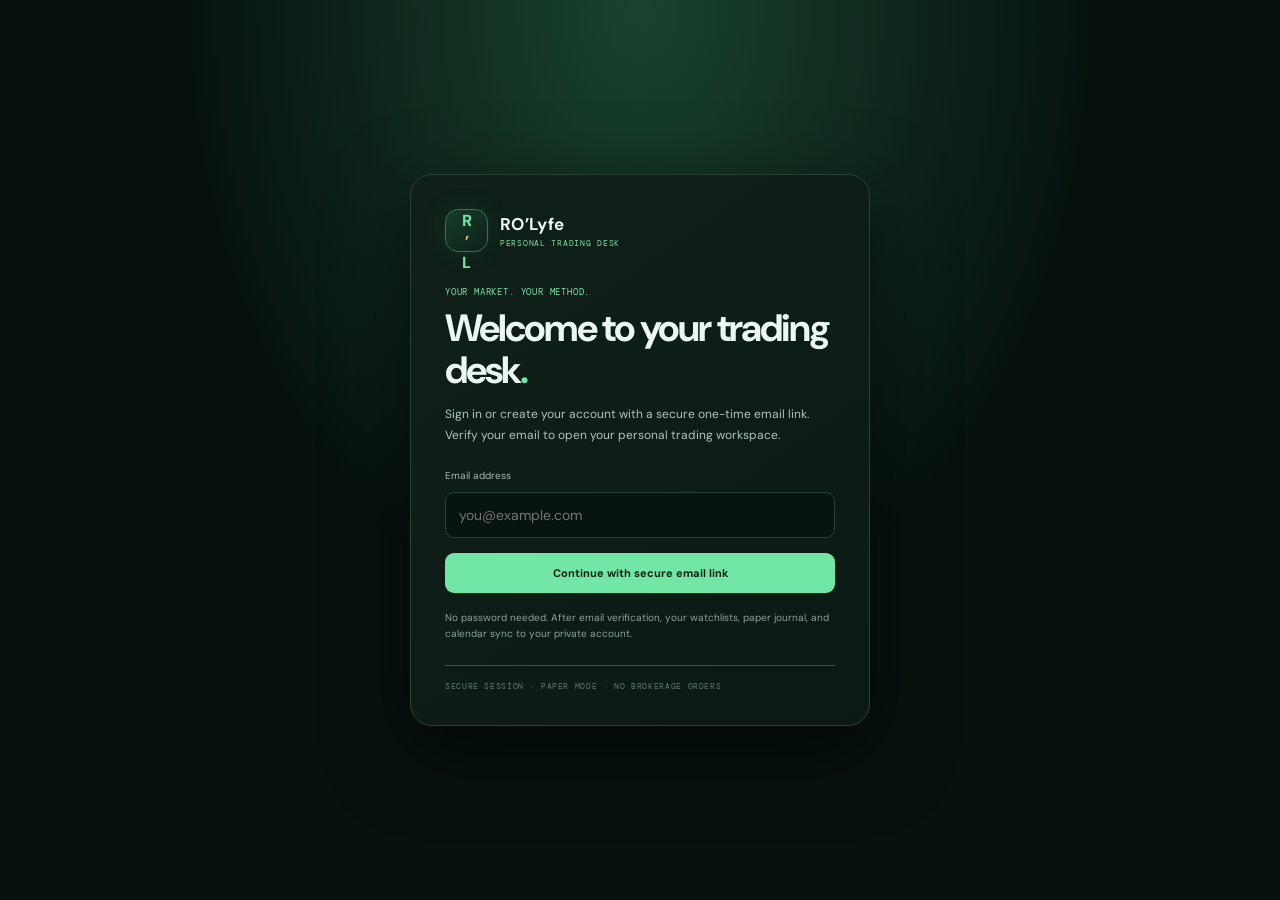
<file: index.html>
<!doctype html>
<html lang="en">
<head>
  <meta charset="utf-8">
  <meta name="viewport" content="width=device-width,initial-scale=1">
  <meta name="theme-color" content="#07120f">
  <meta name="description" content="RO’Lyfe Personal Trading Desk — research, plan, and paper trade from one command center.">
  <title>RO’Lyfe Personal Trading Desk</title>
  <link rel="icon" href="assets/rolyfe-mark.svg" type="image/svg+xml">
  <link rel="manifest" href="manifest.webmanifest">
  <link rel="stylesheet" href="styles.css">
  <link rel="stylesheet" href="auth.css">
  <link rel="stylesheet" href="chart.css">
  <link rel="stylesheet" href="execution.css">
  <link rel="stylesheet" href="setup-library.css">
  <link rel="stylesheet" href="tradingview-news.css">
</head>
<body>
  <section class="auth-gate" id="authGate">
    <div class="auth-card">
      <a class="brand auth-brand" href="#"><span class="brand-mark">R<span>’</span>L</span><span class="brand-copy"><strong>RO’Lyfe</strong><small>PERSONAL TRADING DESK</small></span></a>
      <div class="eyebrow">YOUR MARKET. YOUR METHOD.</div>
      <h1>Welcome to your trading desk<span>.</span></h1>
      <p class="auth-copy">Sign in or create your account with a secure one-time email link. Verify your email to open your personal trading workspace.</p>
      <form id="authForm">
        <label for="authEmail">Email address</label>
        <input id="authEmail" type="email" autocomplete="email" placeholder="you@example.com" required>
        <button class="primary-btn" id="authSubmit" type="submit">Continue with secure email link</button>
      </form>
      <p class="auth-status" id="authStatus" role="status">No password needed. After email verification, your watchlists, paper journal, and calendar sync to your private account.</p>
      <div class="auth-foot">SECURE SESSION · PAPER MODE · NO BROKERAGE ORDERS</div>
    </div>
  </section>

  <div class="app-shell" id="appShell" hidden>
    <aside class="sidebar" id="sidebar">
      <a class="brand" href="#" aria-label="RO’Lyfe Trading Desk home">
        <span class="brand-mark">R<span>’</span>L</span>
        <span class="brand-copy"><strong>RO’Lyfe</strong><small>PERSONAL TRADING DESK</small></span>
      </a>
      <div class="side-label">WORKSPACE</div>
      <nav class="nav-list" aria-label="Main navigation">
        <button class="nav-link active" data-view="overview"><span>◫</span> Overview</button>
        <button class="nav-link" data-view="markets"><span>⌁</span> Watchlists</button>
        <button class="nav-link directory-link" id="directoryNav" type="button"><span>▦</span> Market Directory</button>
        <button class="nav-link" data-view="calendar"><span>▦</span> Calendar</button>
        <button class="nav-link" data-view="planner"><span>⌖</span> Trade planner</button>
        <button class="nav-link" data-view="execution"><span>↗</span> Personal execution</button>
        <button class="nav-link" data-view="journal"><span>▤</span> Paper journal</button>
        <button class="nav-link" data-view="library"><span>▣</span> Setups + resources</button>
      </nav>
      <details class="lab-menu">
        <summary><span class="lab-menu-mark">✦</span><span><b>RO’Lyfe Laboratory</b><small>Connected trading engines</small></span></summary>
        <div class="lab-menu-links">
          <a href="https://rolrichman.github.io/rolyfe-personal-trading-desk/" target="_blank" rel="noopener"><b>Personal Trading Desk</b><small>Current command center · Live app</small></a>
          <a class="lab-classroom-link" href="https://rolrichman.github.io/RO-Lyfe-Trading-Intelligence-Classroom/" target="_blank" rel="noopener"><b>Trading Intelligence Classroom</b><small>Learning environment · Live app</small></a>
          <a href="https://rolrichman.github.io/RO-Lyfe-Tactical-Intelligence-Center-/" target="_blank" rel="noopener"><b>Tactical Intelligence Center</b><small>Scanner and chart engine · Live app</small></a>
          <a href="https://rolrichman.github.io/rolyfe-market-terminal/" target="_blank" rel="noopener"><b>RO’Lyfe Market Terminal</b><small>Market terminal · Live app</small></a>
          <a href="https://github.com/ROLRichman/ROlyfe-Trading-Calculator-Pro" target="_blank" rel="noopener"><b>Trading Calculator Pro</b><small>Project repository · App URL not verified</small></a>
          <a href="https://github.com/ROLRichman/rolyfe-terminal-pro" target="_blank" rel="noopener"><b>RO’Lyfe Terminal Pro</b><small>Project repository · App URL not verified</small></a>
          <a href="https://github.com/ROLRichman/rolyfe-family-wealth-academy" target="_blank" rel="noopener"><b>Family Wealth &amp; Trading Academy</b><small>Project repository · App URL not verified</small></a>
        </div>
      </details>
      <div class="sidebar-bottom">
        <div class="secure-note"><span class="pulse"></span><div><strong>Research mode</strong><small>No brokerage orders</small></div></div>
        <div class="sidebar-foot">BUILT WITH PURPOSE<br><b>RO’LYFE INTELLIGENCE</b></div>
      </div>
    </aside>
    <button class="scanner-dock-toggle" id="scannerDockToggle" type="button" aria-expanded="false" aria-controls="scannerDock">▤ Scanners</button>
    <aside class="scanner-dock" id="scannerDock" aria-label="Quick scanner launcher">
      <div class="scanner-dock-head"><b>QUICK SCANNERS</b><small>Run existing scanner presets</small></div>
      <button type="button" data-scan-preset="watchlist"><b>01</b><span>My Watchlist<small>Saved favorites</small></span>↗</button>
      <button type="button" data-scan-preset="all"><b>02</b><span>All RTIC Symbols<small>126 instruments</small></span>↗</button>
      <button type="button" data-scan-preset="stocks"><b>03</b><span>Stocks + ETFs<small>76 instruments</small></span>↗</button>
      <button type="button" data-scan-preset="etfs"><b>04</b><span>ETFs Only<small>Index and sector funds</small></span>↗</button>
      <button type="button" data-scan-preset="crypto"><b>05</b><span>Crypto<small>50 tracked pairs</small></span>↗</button>
      <button type="button" data-scan-preset="sector"><b>06</b><span>Sector / Theme<small>Choose from the scanner</small></span>↗</button>
      <p>These launch the existing Watchlist Scanner. No scanner or watchlist settings are replaced.</p>
    </aside>

    <main class="main">
      <header class="topbar">
        <button class="mobile-menu" id="menuToggle" aria-label="Toggle navigation">☰</button>
        <div class="crumb">RO’LYFE <span>/</span> <b id="pageCrumb">OVERVIEW</b></div>
        <div class="top-actions"><span class="market-pill"><i></i> PAPER MODE</span><span class="avatar">RL</span><button class="signout-btn" id="signOutBtn">Sign out</button></div>
      </header>

      <section class="page active" id="view-overview">
        <div class="welcome-row">
          <div><div class="eyebrow">YOUR MARKET. YOUR METHOD.</div><h1>Trading command center<span>.</span></h1><p class="subhead">Research with intention. Plan with discipline. Execute in simulation.</p></div>
          <div class="date-card"><small>LOCAL DESK TIME</small><strong id="clock">--:--:--</strong><span id="today">Loading date…</span></div>
        </div>
        <div class="notice"><span class="notice-icon">i</span><div><strong>Verified data connection</strong><p>Quotes are requested through RO’Lyfe's secured Supabase market-data function. Provider timestamps and access limits still apply. No synthetic prices or candles are used.</p></div><span class="tag" id="dataStatus">CHECKING CONNECTION</span><span class="tag" id="cloudStatus">PRIVATE CLOUD SYNC</span></div>
        <div class="metric-grid">
          <article class="metric-card"><div class="metric-top"><span>WATCHLIST SYMBOLS</span><span class="metric-icon">⌁</span></div><strong id="metricSymbols">0</strong><small>Your tracked markets</small></article>
          <article class="metric-card"><div class="metric-top"><span>PAPER TRADES</span><span class="metric-icon">▤</span></div><strong id="metricTrades">0</strong><small>Logged simulations</small></article>
          <article class="metric-card"><div class="metric-top"><span>REALIZED P/L</span><span class="metric-icon">↗</span></div><strong id="metricPnl">$0.00</strong><small>From closed paper trades</small></article>
          <article class="metric-card"><div class="metric-top"><span>MARKET STATUS</span><span class="metric-icon">◷</span></div><strong class="status-text" id="marketStatus">CHECKING</strong><small>Weekday session estimate · ET</small></article>
        </div>
        <div class="content-grid">
          <article class="panel watch-panel">
            <div class="panel-head"><div><div class="eyebrow">YOUR RADAR</div><h2>Watchlist</h2></div><button class="text-button" data-go="markets">Manage list ↗</button></div>
            <div id="overviewWatchlist" class="watchlist-mini"><div class="empty-state">Your watchlist is ready. Add a symbol to begin tracking it.</div></div>
          </article>
          <article class="panel quick-panel">
            <div class="panel-head"><div><div class="eyebrow">STAY DISCIPLINED</div><h2>Quick launch</h2></div><span class="spark-icon">✳</span></div>
            <button class="launch-card" data-go="markets"><span class="launch-icon">⌁</span><span><b>Explore watchlists</b><small>Track stocks, ETFs and crypto</small></span><span>→</span></button>
            <button class="launch-card" data-go="calendar"><span class="launch-icon">▦</span><span><b>Open desk calendar</b><small>Track earnings and key dates</small></span><span>→</span></button>
            <button class="launch-card" data-go="planner"><span class="launch-icon">⌖</span><span><b>Build a trade plan</b><small>Calculate risk before entry</small></span><span>→</span></button>
            <button class="launch-card" data-go="execution"><span class="launch-icon">↗</span><span><b>Personal execution</b><small>Verify options quotes and work the chart</small></span><span>→</span></button>
            <button class="launch-card" data-go="journal"><span class="launch-icon">▤</span><span><b>Review your journal</b><small>Record simulated execution</small></span><span>→</span></button>
            
          </article>
        </div>
        <article class="panel session-panel"><div><div class="eyebrow">MARKET ROUTINE</div><h2>Preparation beats prediction.</h2><p>Check the calendar, define invalidation, size the risk, and record the result. This desk is a research and education workspace — not an order-entry platform.</p></div><div class="session-stats"><div><small>PRE-MARKET</small><b>4:00 AM ET</b></div><div><small>CORE SESSION</small><b>9:30 AM – 4:00 PM ET</b></div><div><small>AFTER-HOURS</small><b>4:00 PM – 8:00 PM ET</b></div></div></article>
      </section>

      <section class="page" id="view-markets">
        <div class="page-heading"><div class="eyebrow">MARKET RADAR</div><h1>Watchlists<span>.</span></h1><p class="subhead">Build a clean list of the symbols that deserve your attention.</p></div>
        <details class="panel desk-quick-guide">
          <summary><span><b>Optional desk directions</b><small>How to add symbols, open charts, scan and plan</small></span><span class="guide-summary-action">Show guide +</span></summary>
          <div class="quick-guide-steps">
            <p><b>01 · Add symbols</b> — Add personal favorites below. The global floating symbol picker stays available on every screen, with the full market grouped by sector and crypto theme.</p>
            <p><b>02 · Open charts</b> — Pick any saved or library symbol. Drag to move through history; pinch or scroll to zoom.</p>
            <p><b>03 · Run scanners</b> — Choose My Watchlist, all RTIC symbols, stocks/ETFs, or crypto.</p>
            <p><b>04 · Plan &amp; record</b> — Use the Trade Planner and private paper journal. No brokerage orders are sent.</p>
          </div>
        </details>
        <article class="panel add-panel" id="addSymbolPanel">
          <div><div class="eyebrow">BUILD YOUR RADAR</div><h2>Add a symbol</h2><p>Add a favorite to your tracked list. The floating symbol engine remains available on every screen, whether or not a symbol is saved here.</p></div>
          <form id="addSymbolForm" class="add-form">
            <label class="field-label"><span>SYMBOL</span><input id="symbolInput" list="marketSymbolSuggestions" maxlength="20" placeholder="e.g. NVDA or BTC" aria-label="Symbol" required></label>
            <label class="field-label"><span>ASSET TYPE</span><select id="assetType" aria-label="Asset type"><option value="Stock">Stock</option><option value="ETF">ETF</option><option value="Crypto">Crypto</option></select></label>
            <button class="primary-btn" type="submit">+ Add symbol</button>
          </form>
        </article>
        <article class="panel watchlist-groups-panel">
          <div class="panel-head"><div><div class="eyebrow">TRACKED INSTRUMENTS</div><h2>Your market groups</h2><p class="subhead">Stocks, ETFs, and crypto stay separated in collapsible color-coded groups.</p></div><div class="watch-actions"><span class="count-chip" id="watchCount">0 SYMBOLS</span><button class="text-button" id="refreshQuotes">↻ Refresh quotes</button></div></div>
          <div class="watchlist-groups" id="watchlistGroups"><div class="empty-state">Add your first symbol above to start your watchlists.</div></div>
          <p class="data-footnote" id="quoteUpdated">Quotes show their provider and timestamp when available.</p>
        </article>
        <details class="panel market-library-panel" id="marketLibraryPanel">
          <summary><span><b>RTIC Market Library</b><small>76 stocks &amp; ETFs · 50 crypto pairs · 126 total</small></span><span class="guide-summary-action">Browse library +</span></summary>
          <div class="market-library-tools">
            <label class="library-search"><span>SEARCH SYMBOL OR COMPANY</span><input id="marketLibrarySearch" type="search" placeholder="Search NVDA, Apple, Bitcoin…"></label>
            <label class="library-filter"><span>ASSET TYPE</span><select id="marketLibraryFilter"><option value="all">All assets</option><option value="Stock">Stocks only</option><option value="ETF">ETFs only</option><option value="Crypto">Crypto only</option></select></label>
            <label class="library-filter"><span>SECTOR / THEME</span><select id="marketLibrarySector"><option value="all">All sectors & themes</option></select></label>
          </div>
          <p class="data-footnote" id="marketLibraryStatus">Select Open chart to study any library symbol. Add to My Watchlist to include it in your personal favorites and quote refresh.</p>
          <div class="market-library-list" id="marketLibraryResults"></div>
        </details>
              <article class="panel chart-panel" id="primaryChartPanel">
          <div class="panel-head chart-panel-heading">
            <div><div class="eyebrow">PRICE ACTION</div><h2>Multi-timeframe chart</h2></div>
            <div class="chart-selects">
              <label class="chart-control"><span>CHART SYMBOL</span><select id="chartSymbol" aria-label="Chart symbol"><option value="">Select a watchlist symbol</option></select></label>
              <label class="chart-control"><span>CHART STYLE</span><select id="chartStyle" aria-label="Chart style"><option value="candles">Candles</option><option value="heikin">Heikin-Ashi</option><option value="line">Line</option></select></label>
              <label class="chart-control"><span>HISTORY</span><select id="chartRange" aria-label="Chart history"><option value="200" selected>200 BARS</option><option value="1M">1 MONTH</option><option value="3M">3 MONTHS</option><option value="6M">6 MONTHS</option><option value="1Y">1 YEAR</option><option value="MAX">MAX · 500 BARS</option></select></label>
              <button class="text-button" id="addStudyChart" type="button">+ Add study chart</button>
            </div>
          </div>
          <div class="chart-toolbar">
            <div class="timeframes"><button class="timeframe" data-interval="1m">1m</button><button class="timeframe" data-interval="5m">5m</button><button class="timeframe" data-interval="15m">15m</button><button class="timeframe" data-interval="30m">30m</button><button class="timeframe" data-interval="1h">1h</button><button class="timeframe" data-interval="2h">2h</button><button class="timeframe" data-interval="4h">4h</button><button class="timeframe active" data-interval="1d">1D</button><button class="timeframe" data-interval="1w">1W</button><button class="timeframe" data-interval="1mo">1MO</button></div>
            <details class="indicator-details"><summary>Indicators &amp; overlays</summary><div class="indicator-toggles">
              <label><input type="checkbox" id="indicator-ema5" data-indicator="ema5"> EMA 5</label>
              <label><input type="checkbox" id="indicator-ema10" data-indicator="ema10"> EMA 10</label>
              <label><input type="checkbox" id="indicator-ema20" data-indicator="ema20" checked> EMA 20</label>
              <label><input type="checkbox" id="indicator-ema40" data-indicator="ema40"> EMA 40</label>
              <label><input type="checkbox" id="indicator-ema50" data-indicator="ema50" checked> EMA 50</label>
              <label><input type="checkbox" id="indicator-ema200" data-indicator="ema200" checked> EMA 200</label>
              <label><input type="checkbox" id="indicator-rl-pullback" data-indicator="rlPullback" checked> RL Pullback signal · DEFAULT</label>
              <label><input type="checkbox" id="indicator-hma32" data-indicator="hma32"> HMA 32</label>
              <label><input type="checkbox" id="indicator-vwap" data-indicator="vwap"> VWAP</label>
              <label><input type="checkbox" id="indicator-rsi14" data-indicator="rsi14" checked> RSI 14</label>
              <label><input type="checkbox" id="indicator-macd" data-indicator="macd" checked> MACD</label>
              <label><input type="checkbox" id="indicator-stoch" data-indicator="stoch"> Stochastic</label>
            </div></details>
          </div>
          <div class="chart-status" id="chartStatus">Select a symbol to load verified historical candles.</div>
          <div class="chart-interaction-hint">ON-CHART CONTROLS · Drag to pan · Pinch or wheel to zoom · Tap chart for crosshair/OHLC · Reset to latest</div>
          <div class="chart-theme-row"><label for="chartTheme">CHART GLOW THEME</label><select id="chartTheme"><option value="emerald">RO’Lyfe Emerald</option><option value="ocean">Ocean Pulse</option><option value="quantum">Purple Quantum</option><option value="gold">Golden Bull</option><option value="crimson">Crimson Velocity</option></select><span id="crosshairReadout" aria-live="polite">Tap or hover a candle to inspect OHLC</span></div>
          <div class="chart-canvas-wrap"><canvas id="priceChart" aria-label="Historical candlestick chart"></canvas></div>
          <section class="rl-pullback-panel" id="rlPullbackPanel">
            <div class="rl-pullback-head">
              <div><div class="eyebrow">RO’LYFE SYSTEM · RL PULLBACK</div><h3>Pullback setup builder</h3><p>Read EMA 200 trend, EMA 20 / 50 alignment, VWAP position, EMA 20 pullback/reclaim or rejection, RSI, MACD, Stochastic and HMA 32 on the selected chart.</p></div>
              <span class="rl-signal-badge" id="rlSignalBadge" data-state="mixed">WAITING FOR CHART DATA</span>
            </div>
            <div class="rl-signal-grid">
              <div><small>DIRECTIONAL READ</small><b id="rlSignalDirection">MIXED / WAIT</b><span id="rlSignalScore">Confluence —</span></div>
              <div><small>EMA 200</small><b id="rlSignalEma200">—</b><span>Long bias above · short bias below</span></div>
              <div><small>VWAP</small><b id="rlSignalVwap">—</b><span>Volume-weighted position</span></div>
            </div>
            <p class="rl-signal-note" id="rlSignalNote">Load a symbol and provider candles to calculate the RL Pullback checklist.</p>
            <div class="rl-setup-grid">
              <label>DIRECTION<select id="rlSetupSide"><option value="Auto" selected>Auto · RL trend bias</option><option value="Long">Long / Bullish</option><option value="Short">Short / Bearish</option></select></label>
              <label>PLANNED ENTRY<input id="rlEntryPrice" type="number" min="0.000001" step="any" placeholder="Enter your price"></label>
              <label>STOP DISTANCE (%)<input id="rlStopPct" type="number" min="0.01" max="99.99" step="0.01" value="1" required><small>Presets: 1 · 2 · 3 · 5 · 7 · 10 · 15 · 20 · 25 · 30 · Custom</small></label>
              <label>TARGET REWARD<select id="rlTargetR"><option value="1">1R</option><option value="1.5">1.5R</option><option value="2" selected>2R</option><option value="3">3R</option><option value="4">4R</option><option value="5">5R</option></select></label>
              <label>ACCOUNT SIZE ($)<input id="rlAccountSize" type="number" min="1" step="0.01" value="10000"></label>
              <label>ACCOUNT RISK (%)<input id="rlAccountRisk" type="number" min="0.01" max="100" step="0.01" value="1"></label>
            </div>
            <p class="rl-entry-source" id="rlEntrySource">Stop distance defaults to 1% of entry. Account risk defaults to 1% of account; these are two different settings. Optional inputs are editable; the RL indicator itself is a chart signal, while the setup builder adds Entry, Stop and target levels.</p>
            <div class="rl-action-row">
              <button class="secondary-btn" id="rlIndicatorToggle" type="button">RL Pullback indicator: ON</button>
              <button class="text-button" id="rlUseMarketPrice" type="button">Use latest verified price</button>
              <button class="primary-btn" id="rlBuildSetup" type="button">Build setup + mark chart</button>
              <button class="secondary-btn" id="rlAtlasReview" type="button">Ask Atlas to review</button>
            </div>
            <div class="rl-setup-output" id="rlSetupOutput">No setup built yet. Enter your planned entry and build the setup to mark Entry, Stop, and Target on the chart.</div>
            <p class="form-error" id="rlSetupMessage" role="status"></p>
            <div class="rl-output-actions">
              <button class="primary-btn" id="rlPullbackSnapshot" type="button" disabled>Download RL setup snapshot ↓</button>
              <button class="secondary-btn" id="rlOpenPlanner" type="button" disabled>Open in Trade Planner</button>
              <button class="secondary-btn" id="rlLogSimulation" type="button" disabled>Log RL simulation to Paper Journal</button>
              <button class="text-button" id="rlClearSetup" type="button" disabled>Clear setup</button>
            </div>
            <p class="data-footnote">Confluence is a transparent rule score, not a statistical win probability or price prediction. Stops/targets are planning levels only; verify liquidity, spread, quote time and your own invalidation before any decision.</p>
          </section>
          <div class="chart-indicator-panes">
            <section class="chart-indicator-pane" id="rsiPane" hidden><header><b>RSI 14</b><span id="rsiValue">—</span></header><canvas id="rsiChart" aria-label="RSI indicator chart"></canvas></section>
            <section class="chart-indicator-pane" id="macdPane" hidden><header><b>MACD 12 / 26 / 9</b><span id="macdValue">—</span></header><canvas id="macdChart" aria-label="MACD indicator chart"></canvas></section>
            <section class="chart-indicator-pane" id="stochPane" hidden><header><b>Stochastic 14 / 3</b><span id="stochValue">—</span></header><canvas id="stochChart" aria-label="Stochastic indicator chart"></canvas></section>
          </div>
          <div class="chart-replay" id="chartReplay">
            <div class="replay-head"><b>HISTORICAL REPLAY</b><span id="replayDate">Live end of loaded history</span><button class="secondary-btn" id="replayToggle" type="button">▶ Play</button></div>
            <input id="replaySlider" type="range" min="0" max="0" value="0" step="1" aria-label="Historical replay position" disabled>
            <div class="replay-foot"><span id="replayProgress">0 / 0 bars</span><label>Speed <select id="replaySpeed"><option value="1200">0.5×</option><option value="600" selected>1×</option><option value="300">2×</option><option value="150">4×</option></select></label><button class="secondary-btn future-bars-open" id="futureBarsOpen" type="button">＋ Future Bars</button><button class="text-button" id="zoomIn" type="button">Zoom +</button><button class="text-button" id="zoomOut" type="button">Zoom −</button><button class="text-button" id="zoomReset" type="button">Reset zoom</button><button class="text-button" id="chartSnapshot" type="button">Snapshot ↓</button><button class="text-button" id="replayReset" type="button">Reset to latest</button></div>
          </div>
          <dialog class="future-plan-dialog" id="futurePlanDialog" aria-labelledby="futurePlanTitle">
            <form id="futurePlanForm" class="future-plan-form">
              <div class="future-plan-head">
                <div><div class="eyebrow">RO’LYFE · CHART PLANNING</div><h2 id="futurePlanTitle">Future Bars &amp; Trade Bracket</h2><p>Build a visual Buy / Sell plan from the historical candle selected by replay.</p></div>
                <button class="future-plan-close" id="futurePlanClose" type="button" aria-label="Close future bars popup">×</button>
              </div>
              <div class="future-plan-context" id="futurePlanContext">Select a symbol and historical candle to build a plan.</div>
              <div class="future-plan-fields">
                <label>DIRECTION
                  <select id="futurePlanSide"><option value="Long">BUY / LONG</option><option value="Short">SELL / SHORT</option></select>
                </label>
                <label>PRACTICE MODE
                  <select id="futurePracticeMode"><option value="shares">Shares / spot price levels</option><option value="options">Options · underlying trigger study</option></select>
                </label>
                <label>SETUP SCENARIO
                  <select id="futurePlanScenario"><option value="RL Pullback / Reclaim">RL Pullback / Reclaim</option><option value="Breakout / Retest">Breakout / Retest</option><option value="Rejection / Fade">Rejection / Fade</option><option value="Trend Continuation">Trend Continuation</option><option value="Range Reversal">Range Reversal</option><option value="Other / Observation">Other / Observation</option></select>
                </label>
                <label>ENTRY · OPTIONAL
                  <input id="futurePlanEntry" type="number" min="0.000001" step="any" inputmode="decimal" placeholder="Blank = selected candle close">
                </label>
                <label>STOP · OPTIONAL
                  <input id="futurePlanStop" type="number" min="0.000001" step="any" inputmode="decimal" placeholder="Your invalidation price">
                </label>
                <label>TARGET 1 · OPTIONAL
                  <input id="futurePlanTarget1" type="number" min="0.000001" step="any" inputmode="decimal" placeholder="First scale / target">
                </label>
                <label>TARGET 2 · OPTIONAL
                  <input id="futurePlanTarget2" type="number" min="0.000001" step="any" inputmode="decimal" placeholder="Second target">
                </label>
                <label>TARGET 3 · OPTIONAL
                  <input id="futurePlanTarget3" type="number" min="0.000001" step="any" inputmode="decimal" placeholder="Final target">
                </label>
                <label>FUTURE BARS
                  <select id="futurePlanCount"><option value="3">3 bars</option><option value="5" selected>5 bars</option><option value="8">8 bars</option><option value="12">12 bars</option></select>
                </label>
                <label>BAR APPEARANCE
                  <select id="futurePlanStyle"><option value="hollow" selected>Hollow / outline</option><option value="solid">Solid / filled</option></select>
                </label>
              </div>
              <section class="future-option-fields" id="futureOptionFields" hidden>
                <div class="eyebrow">OPTIONS CONTRACT STUDY · LONG CONTRACT ONLY</div>
                <p>Use the underlying chart levels above to study the call / put trigger. The option premium fields below are separate manual notes; this desk does not create historical option candles or convert the underlying move into an option price.</p>
                <div class="future-plan-fields">
                  <label>CONTRACT TYPE<select id="futureOptionType"><option value="call">CALL</option><option value="put">PUT</option></select></label>
                  <label>STRIKE · OPTIONAL<input id="futureOptionStrike" type="number" min="0" step="any" inputmode="decimal" placeholder="Contract strike"></label>
                  <label>EXPIRATION · OPTIONAL<input id="futureOptionExpiry" type="date"></label>
                  <label>PREMIUM ENTRY · OPTIONAL<input id="futureOptionPremiumEntry" type="number" min="0" step="any" inputmode="decimal" placeholder="Actual / recorded contract premium"></label>
                  <label>PREMIUM STOP · OPTIONAL<input id="futureOptionPremiumStop" type="number" min="0" step="any" inputmode="decimal" placeholder="Contract premium risk level"></label>
                </div>
              </section>
              <label class="future-plan-notes-label">WHAT DID YOU SEE ON THIS CANDLE? · LEARNING NOTES
                <textarea id="futurePlanNotes" maxlength="700" rows="3" placeholder="Example: Price reclaimed EMA 20, held VWAP and printed a higher low. I would wait for the candle to close before entry."></textarea>
              </label>
              <p class="future-plan-help">For Long plans, the stop belongs below entry and targets rise from T1 to T3. For Short plans, the stop belongs above entry and targets step downward. Entry defaults to the selected candle close when left blank. Define 1R as the distance from entry to stop; each target's R multiple is calculated from that risk distance.</p>
              <div class="future-plan-disclaimer"><b>PLAN VISUAL — NOT MARKET DATA.</b> Hollow or solid future bars are schematic study candles derived from your entry and first target, not provider candles, price forecasts or backtest results. Advancing replay beyond the setup replaces them with actual historical bars. The bracket remains so you can review what price later did. In options mode, the chart displays the underlying trigger levels only; premium values remain separate notes, not option-chain history.</div>
              <div class="future-plan-status" id="futurePlanStatus" role="status" aria-live="polite"></div>
              <div class="future-plan-actions">
                <button class="text-button" id="futurePlanRemove" type="button" hidden>Remove saved plan</button>
                <span></span>
                <button class="secondary-btn" id="futurePlanCancel" type="button">Cancel</button>
                <button class="secondary-btn" id="futurePlanAskAtlas" type="button">Save &amp; Ask Atlas</button>
                <button class="primary-btn" type="submit">Show on chart</button>
              </div>
            </form>
          </dialog>
          <section class="future-plan-shelf" id="futurePlanNotebook">
            <div class="future-plan-shelf-head"><div><div class="eyebrow">HISTORICAL PRACTICE NOTEBOOK</div><h3>Saved entries for this chart</h3><p>Save setups at different replay candles. Return to a candle later, inspect its actual next bars, and compare the result with your original reasoning.</p></div><span id="futurePlanCountBadge">0 SAVED</span></div>
            <div id="futurePlanShelf" class="future-plan-shelf-body"><div class="future-plan-empty">Choose a symbol, pause historical replay, and save your first study setup.</div></div>
            <details class="future-learning-guide">
              <summary>How to use RO’Lyfe Future Trading · step-by-step</summary>
              <div class="future-learning-steps">
                <p><b>1 · Pick the market and timeframe.</b> Load a symbol and provider-sourced history. Start with a timeframe you understand; use the same timeframe while reviewing a setup.</p>
                <p><b>2 · Find a decision candle.</b> Drag the Historical Replay slider to any earlier candle. Pause there. Study the candle close, EMA 20 / 50 / 200, VWAP, RSI, MACD, Stochastic, HMA 32 and the RL Pullback checklist where available.</p>
                <p><b>3 · Build the bracket.</b> Click Future Bars. Choose Buy / Long or Sell / Short, select a scenario, set an entry (blank uses that candle’s close), define the invalidation stop and add up to three targets. The desk calculates each target’s R multiple from the entry-to-stop distance.</p>
                <p><b>4 · Write the reason, not just the price.</b> Note what you saw, what had to happen to confirm the entry, and what would make you skip it. Save the plan or choose Save &amp; Ask Atlas for a step-by-step lesson.</p>
                <p><b>5 · Reveal what actually happened.</b> Advance replay one bar at a time. The illustrative future bars disappear as actual historical candles arrive. The notebook reports the first stop/target range reached; if stop and target fall inside the same candle, it marks the sequence ambiguous and asks you to inspect a lower timeframe.</p>
                <p><b>6 · Translate the setup to options later.</b> Options mode keeps the underlying chart trigger separate from manually-entered contract premium notes. A call/put premium is affected by implied volatility, time decay, spread and contract terms; this desk does not infer option premium from the underlying chart. Verify the historical contract chain and premium before judging an option result.</p>
                <div class="future-learning-rule"><b>What is 1R?</b> One R is the planned risk from entry to stop. For example, a $2.00 entry-to-stop distance means each $2.00 of favorable movement is 1R per share/unit; T1 at $4.00 favorable distance is 2R. A setup can be skipped—practice does not require placing trades.</div>
                <p class="future-learning-rule"><b>AI role:</b> Atlas is the teacher and review partner. It explains the selected replay candle, RL confluence, confirmation, invalidation, skip conditions and R-multiples from the data available at that replay point. It does not predict future bars, certify a winning setup or place orders.</p>
              </div>
            </details>
          </section>
          <div class="market-insight-grid">
            <article class="market-health-card">
              <div class="eyebrow">TECHNICAL HEALTH · SELECTED SYMBOL</div><h3>Market health gauge</h3>
              <div class="health-gauge-wrap"><div class="health-gauge" id="healthGauge"><div><strong id="healthScore">—</strong><small>/ 100</small></div></div><div class="health-copy"><b id="healthLabel">Waiting for chart data</b><span id="healthCoverage">No score until provider candles load.</span></div></div>
              <div class="health-signals" id="healthSignals"><span>EMA alignment · RSI · MACD · VWAP · volume</span></div>
              <p class="data-footnote">A transparent technical-condition score for this symbol and timeframe, not a market-wide breadth index, forecast, or trade signal. Missing inputs are excluded and coverage is shown.</p>
            </article>
            <article class="fundamentals-card">
              <div class="eyebrow">COMPANY FUNDAMENTALS</div><h3>CAPEX &amp; cash flow</h3>
              <div class="fundamental-meta"><span id="fundamentalSymbol">Select a stock or ETF</span><div><select id="fundamentalPeriod" aria-label="Financial period"><option value="quarterly" selected>Quarterly</option><option value="annual">Annual</option></select><button class="text-button" id="loadFundamentals" type="button">Load financials ↻</button><button class="text-button" id="exportFundamentals" type="button">Export CSV ↓</button></div></div>
              <div id="companyDescription" class="company-description">Company description and reported cash-flow statements appear here when the provider returns them.</div>
              <div class="fundamental-chart-wrap"><canvas id="fundamentalsChart" aria-label="Operating cash flow, capital expenditures and free cash flow chart"></canvas></div>
              <div class="table-wrap fundamental-table-wrap"><table><thead><tr><th>PERIOD</th><th>OPERATING CASH FLOW</th><th>CAPEX</th><th>FREE CASH FLOW</th></tr></thead><tbody id="fundamentalsBody"><tr><td colspan="4" class="empty-cell">No company financials loaded.</td></tr></tbody></table></div>
              <p class="data-footnote" id="fundamentalStatus">CAPEX is shown as a positive cash outflow. Free cash flow = operating cash flow − CAPEX. Source and fiscal periods are provider-reported.</p>
            </article>
          </div>
          <p class="data-footnote" id="chartFootnote">Overlays and oscillator panels are calculated from provider-returned OHLCV candles. VWAP requires volume data; no synthetic candles or indicator inputs are used.</p>
        </article>
        <section class="panel" id="futuresBiasPanel" data-rol-futures-bias></section>
        <details class="panel tv-news-panel" id="tradingViewNewsPanel" open>
          <summary class="tv-news-summary"><span><span class="eyebrow">MARKET HEADLINES · TRADINGVIEW</span><strong>Top Stories</strong><small>Market-wide headlines across stocks, crypto, currencies and indices.</small></span><span class="guide-summary-action">Collapse / expand</span></summary>
          <div class="tv-news-frame-wrap"><div class="tradingview-widget-container tv-news-widget">
            <div class="tradingview-widget-container__widget"></div>
            <div class="tv-news-attribution"><a href="https://www.tradingview.com/news/" target="_blank" rel="noopener">TradingView News</a> · Headlines open on TradingView.</div>
            <script type="application/json" class="tv-news-widget-config">
            {
              "feedMode": "all_symbols",
              "isTransparent": true,
              "displayMode": "regular",
              "width": "100%",
              "height": 520,
              "colorTheme": "dark",
              "locale": "en"
            }
            </script>
          </div></div>
          <p class="data-footnote">TradingView supplies and updates this external news feed. Availability and headline coverage depend on TradingView and its news providers. This panel does not create trading signals.</p>
        </details>
        <article class="panel study-chart-panel" id="studyChartPanel" hidden>
          <div class="panel-head chart-panel-heading">
            <div><div class="eyebrow">INDEPENDENT STUDY VIEW</div><h2>Second chart</h2><p class="subhead">Change this symbol without changing your primary chart selection.</p></div>
            <div class="chart-selects">
              <label class="chart-control"><span>STUDY SYMBOL</span><select id="studySymbol" aria-label="Study chart symbol"><option value="">Select a watchlist symbol</option></select></label>
              <label class="chart-control"><span>TIMEFRAME</span><select id="studyInterval" aria-label="Study chart timeframe"><option value="1d" selected>1D</option><option value="4h">4H</option><option value="1h">1H</option><option value="15m">15M</option><option value="5m">5M</option></select></label>
              <label class="chart-control"><span>STYLE</span><select id="studyStyle" aria-label="Study chart style"><option value="candles">Candles</option><option value="line">Line</option></select></label>
              <button class="text-button" id="closeStudyChart" type="button">Close chart</button>
            </div>
          </div>
          <div class="chart-status" id="studyChartStatus">Choose a watchlist symbol to load an independent study chart.</div>
          <div class="chart-canvas-wrap study-canvas-wrap"><canvas id="studyChart" aria-label="Independent second market chart"></canvas></div>
          <p class="data-footnote">Separate symbol and timeframe state. Source: provider-returned historical candles. EMA 20 and EMA 50 are calculated from the loaded study chart's own candles.</p>
        </article>
        <article class="panel scanner-panel" id="scannerPanel">
          <div class="panel-head"><div><div class="eyebrow">TECHNICAL DISCOVERY</div><h2>Watchlist scanner</h2></div><div class="scanner-actions"><select id="scanAsset"><option value="watchlist">My Watchlist</option><option value="all">All RTIC symbols · 126</option><option value="stocks">Stocks + ETFs · 76</option><option value="etfs">ETFs only · 7</option><option value="crypto">Crypto · 50</option></select><button class="primary-btn" id="runScanner">Run scan</button></div></div>
          <p class="subhead scanner-copy">Scan your watchlist, all available symbols, or any sector/theme group for RSI, relative volume, MACD, ADX, and trend context.</p>
          <div class="table-wrap"><table><thead><tr><th>SYMBOL</th><th>PRICE</th><th>RSI 14</th><th>REL VOL</th><th>MACD HIST</th><th>ADX 14</th><th>ABOVE VWAP</th><th>CHART</th></tr></thead><tbody id="scannerBody"><tr><td colspan="8" class="empty-cell">Choose a scan universe and run a scan.</td></tr></tbody></table></div>
          <p class="data-footnote" id="scannerStatus">Scanner access depends on the Tickerbot provider entitlement configured server-side.</p>
        </article>
        <details class="scanner-directory-panel" id="scannerDirectory">
          <summary><span><b>Optional Scanner Directory</b><small>Open the other RO’Lyfe scanner engines in a separate page or an embedded panel</small></span><span class="guide-summary-action">Open tools +</span></summary>
          <div class="scanner-directory-links">
            <a href="https://rolrichman.github.io/RO-Lyfe-Live-Sports-Center/?embed=market-lab" target="_blank" rel="noopener">Sector Scanner + Chart Lab · 17 sectors ↗</a>
            <a href="https://rolrichman.github.io/RO-Lyfe-Tactical-Intelligence-Center-/" target="_blank" rel="noopener">Tactical Intelligence RTIC Scanner ↗</a>
            <a href="https://rolrichman.github.io/rolyfe-market-terminal/" target="_blank" rel="noopener">RO’Lyfe Market Terminal ↗</a>
            <a href="https://rolrichman.github.io/ROlyfe-Trading-Calculator-Pro/" target="_blank" rel="noopener">Trading Calculator Pro ↗</a>
          </div>
          <div class="scanner-embed-controls">
            <label><span>PANEL WORKSPACE</span><select id="scannerPanelChoice"><option value="sector">Sector Scanner + Chart Lab</option><option value="tactical">Tactical Intelligence Scanner</option></select></label>
            <button type="button" class="secondary-btn" id="loadScannerPanel">Load in this page</button>
            <button type="button" class="text-button" id="closeScannerPanel">Close panel</button>
          </div>
          <div class="scanner-embed-wrap" id="scannerEmbedWrap" hidden><iframe id="scannerPanelFrame" title="Optional RO’Lyfe scanner panel" loading="lazy" allow="fullscreen"></iframe></div>
          <p class="data-footnote">These are optional embedded workspaces. Use the links above to open any scanner separately.</p>
        </details>
</section>

      
      <section class="page" id="view-library" aria-labelledby="libraryPageTitle">
        <div class="page-heading">
          <div class="eyebrow">RO’LYFE CHART PLAYBOOK</div>
          <h1 id="libraryPageTitle">Setups &amp; resources<span>.</span></h1>
          <p class="subhead">A simple swipe-through setup gallery and a home for your trading tools and project links.</p>
        </div>
        <article class="panel setup-gallery-panel">
          <div class="panel-head setup-gallery-head">
            <div><div class="eyebrow">CHART SETUP SLIDER</div><h2>Setup gallery</h2><p class="subhead">Swipe on mobile or use the arrows.</p></div>
            <div class="setup-slider-actions">
              <span class="setup-slider-count" id="setupSliderCount" aria-live="polite">01 / 05</span>
              <button type="button" class="setup-slider-arrow" id="setupSliderPrev" aria-label="Previous setup">‹</button>
              <button type="button" class="setup-slider-arrow" id="setupSliderNext" aria-label="Next setup">›</button>
            </div>
          </div>
          <div class="setup-slider" id="setupSlider" aria-label="Chart setup examples" tabindex="0">
            <article class="setup-slide setup-slide-pullback"><span class="setup-slide-number">01</span><span class="setup-slide-type">TREND CONTINUATION</span><h3>Bullish Pullback</h3><p>Pullback into support, then a reclaim.</p></article>
            <article class="setup-slide setup-slide-rejection"><span class="setup-slide-number">02</span><span class="setup-slide-type">BEARISH REVERSAL</span><h3>Bearish Rejection</h3><p>Failed push higher and rejection from resistance.</p></article>
            <article class="setup-slide setup-slide-breakout"><span class="setup-slide-number">03</span><span class="setup-slide-type">RANGE EXPANSION</span><h3>Breakout + Retest</h3><p>Range break followed by a retest of the level.</p></article>
            <article class="setup-slide setup-slide-sweep"><span class="setup-slide-number">04</span><span class="setup-slide-type">LIQUIDITY EVENT</span><h3>Liquidity Sweep</h3><p>Prior high or low swept, then reclaimed or rejected.</p></article>
            <article class="setup-slide setup-slide-opening"><span class="setup-slide-number">05</span><span class="setup-slide-type">INTRADAY STRUCTURE</span><h3>Opening Range Breakout</h3><p>Opening range breaks with follow-through.</p></article>
          </div>
          <p class="setup-gallery-footnote">Educational setup categories only — not live signals, trade instructions, or guaranteed outcomes.</p>
        </article>
        <section class="resource-library-section">
          <div class="resource-library-heading"><div><div class="eyebrow">YOUR TRADING TOOLBOX</div><h2>Resource Library</h2><p class="subhead">Your API references, research tools and RO’Lyfe workspaces in one place.</p></div></div>
          <div class="resource-library-groups" id="resourceLibraryGroups" aria-live="polite">
            <div class="resource-group"><div class="resource-group-title">Loading resources…</div></div>
          </div>
        </section>
      </section>

<section class="page" id="view-calendar">
        <div class="page-heading"><div class="eyebrow">DATES THAT MATTER</div><h1>Trading calendar<span>.</span></h1><p class="subhead">Keep earnings, economic releases, expirations, and your own reminders in one place.</p></div>
        <article class="panel calendar-add">
          <div><h2>Add a desk event</h2><p>Events are entered by you and saved to your private account. This is not a live earnings or economic calendar feed.</p></div>
          <form id="calendarForm" class="calendar-form">
            <label>Event title<input id="eventTitle" maxlength="80" placeholder="e.g. AAPL earnings" required></label>
            <label>Type<select id="eventType"><option>Earnings</option><option>Economic</option><option>Options expiration</option><option>Personal reminder</option></select></label>
            <label>Date<input id="eventDate" type="date" required></label>
            <label>Time (ET)<input id="eventTime" type="time"></label>
            <label>Symbol (optional)<input id="eventSymbol" list="marketSymbolSuggestions" maxlength="20" placeholder="e.g. AAPL"></label>
            <button class="primary-btn" type="submit">+ Add event</button>
          </form>
        </article>
        <article class="panel"><div class="panel-head"><div><div class="eyebrow">YOUR SCHEDULE</div><h2>Upcoming desk events</h2></div><span class="count-chip" id="eventCount">0 EVENTS</span></div><div id="calendarList" class="calendar-list"><div class="empty-state">No events scheduled. Add a date above to start your calendar.</div></div></article>
      </section>

      <section class="page" id="view-planner">
        <div class="page-heading"><div class="eyebrow">RISK BEFORE REWARD</div><h1>Trade planner<span>.</span></h1><p class="subhead">Map the setup, define invalidation, and calculate position size before taking a simulated trade.</p></div>
        <div class="planner-grid">
          <article class="panel form-panel"><h2>Build your setup</h2><form id="planForm" class="field-grid">
            <label>Symbol<input id="planSymbol" list="marketSymbolSuggestions" placeholder="e.g. AAPL" maxlength="20" required></label>
            <label>Direction<select id="planSide"><option>Long</option><option>Short</option></select></label>
            <label>Account size ($)<input id="accountSize" type="number" min="0" step="0.01" value="10000" required></label>
            <label>Risk per trade (%)<input id="riskPct" type="number" min="0.01" max="100" step="0.01" value="1" required></label>
            <label>Entry price ($)<input id="entryPrice" type="number" min="0.000001" step="any" placeholder="0.00" required></label>
            <label>Stop price ($)<input id="stopPrice" type="number" min="0.000001" step="any" placeholder="0.00" required></label>
            <label>Target price ($)<input id="targetPrice" type="number" min="0.000001" step="any" placeholder="Optional"></label>
            <button class="primary-btn full-width" type="submit">Calculate trade plan</button>
          </form><div id="planError" class="form-error" role="alert"></div></article>
          <article class="panel result-panel"><div class="eyebrow">YOUR RISK BLUEPRINT</div><h2>Plan output</h2><div id="planResults" class="plan-placeholder">Enter your setup details to calculate risk, position size, and potential reward.</div><button id="savePlan" class="secondary-btn full-width" disabled>Save to paper journal</button></article>
        </div>
      </section>

      <section class="page" id="view-execution">
        <div class="page-heading"><div class="eyebrow">PERSONAL EXECUTION · PAPER MODE</div><h1>Work the chart<span>.</span></h1><p class="subhead">Select a stock or ETF for listed options quotes, or a cryptocurrency for its spot quote and price levels. All order activity remains paper-only.</p></div>
        <div class="execution-warning"><b>SIMULATION ONLY</b><span>No brokerage orders are sent. Quotes are provider snapshots and may be delayed or unavailable.</span></div>
        <article class="panel" id="futuresRiskPanel" hidden>
          <div class="eyebrow">FUTURES EXECUTION MATH · CME CONTRACT SPECIFICATIONS</div>
          <h2>Position size for your risk budget</h2>
          <p class="subhead">Select E-mini or Micro sizing, enter your account and stop distance, and calculate the maximum whole contracts within your planned dollar risk.</p>
          <div class="field-grid futures-risk-fields">
            <label>Futures product<select id="futuresRiskProduct"><option value="ES">ES · S&amp;P 500</option><option value="NQ">NQ · Nasdaq-100</option><option value="YM">YM · Dow</option><option value="RTY">RTY · Russell 2000</option><option value="CL">CL · WTI Crude Oil</option></select></label>
            <label>Contract size<select id="futuresRiskSize"><option value="micro" selected>Micro</option><option value="mini">E-mini / Standard</option></select></label>
            <label>Account capital ($)<input id="futuresRiskCapital" type="number" min="1" step="0.01" value="100"></label>
            <label>Risk budget (%)<input id="futuresRiskPct" type="number" min="0.1" max="100" step="0.1" value="1"></label>
            <label>Stop distance (ticks)<input id="futuresRiskStopTicks" type="number" min="1" step="1" placeholder="Enter stop distance"></label>
          </div>
          <div class="execution-results" id="futuresRiskResult"><div class="plan-placeholder">Enter your stop distance in ticks to calculate position size.</div></div>
          <p class="data-footnote">CME tick values are used for planning only. The calculator excludes commissions, fees, slippage, overnight margin changes and broker-specific liquidation rules. Micro contract sizing is available here for risk planning; the current live futures chart adapter supplies ES, NQ, YM, RTY and CL contracts only. No orders are routed.</p>
        </article>
        <article class="panel active-instrument-quote" id="execUnderlyingQuote">
          <div><div class="eyebrow">ACTIVE INSTRUMENT · PROVIDER PRICE</div><h2 id="execUnderlyingSymbol">Choose a symbol</h2><p id="execUnderlyingMeta">Select any stock, ETF, or crypto from the floating instrument picker.</p></div>
          <div class="active-quote-value"><strong id="execUnderlyingPrice">—</strong><span id="execUnderlyingChange">—</span><span id="execUnderlyingBidAsk">Bid — · Ask —</span></div>
        </article>
        <article class="panel execution-spot-panel" id="execCryptoSpotPanel" hidden>
          <div class="eyebrow">CRYPTO SPOT · QUOTE & PRICE LEVELS</div><h2 id="execCryptoSpotTitle">Select a cryptocurrency</h2>
          <div class="crypto-spot-price"><strong id="execCryptoSpotPrice">—</strong><span id="execCryptoSpotChange">—</span><span id="execCryptoBidAsk">Bid — · Ask —</span></div>
          <p id="execCryptoSpotMeta" class="data-footnote">A provider quote will appear when the selected digital asset is supported. This is a research and paper-planning display; no live order is routed.</p>
          <div class="crypto-spot-levels"><label>Execution side<select id="execCryptoSide"><option value="buy">BUY / LONG · ASK</option><option value="sell">SELL / SHORT · BID</option></select></label><label>Limit / entry price<input id="execCryptoLimit" type="number" min="0" step="any" placeholder="Select a current quote"></label><label>Stop level<input id="execCryptoStop" type="number" min="0" step="any" placeholder="Your risk level"></label><label>Target level<input id="execCryptoTarget" type="number" min="0" step="any" placeholder="Your target"></label></div>
          <button class="secondary-btn" type="button" id="execCryptoUsePlanner">Use levels in Trade Planner</button>
        </article>
        <article class="panel execution-panel" id="execOptionsChainPanel">
          <div class="panel-head execution-panel-heading">
            <div><div class="eyebrow">ACTIVE INSTRUMENT</div><h2>Option chain</h2></div>
            <div class="execution-controls">
              <label class="execution-control-field"><span>ACTIVE SYMBOL</span><input id="execSymbol" aria-label="Locked active symbol" readonly value="Select a chart symbol"></label>
              <label class="execution-control-field"><span>CONTRACT TYPE</span><select id="execType" aria-label="Option type"><option value="call">Calls</option><option value="put">Puts</option></select></label>
              <label class="execution-control-field"><span>EXPIRATION</span><select id="execExpiry" aria-label="Expiration date"><option value="">All expirations</option></select></label>
              <button class="primary-btn" id="execLoad" type="button">Load quotes</button>
            </div>
          </div>
          <div class="execution-quote-meta" id="execQuoteMeta">Select a symbol in the chart to load its option chain. Contract data is not estimated. If live premiums are unavailable, listed contract definitions may still display separately as reference-only.</div>
          <div class="execution-chain-wrap"><table class="execution-chain"><thead><tr><th>CONTRACT</th><th>EXPIRY</th><th>STRIKE</th><th>MULTIPLIER</th><th>BID</th><th>ASK</th><th>MID</th><th>LAST</th><th>IV</th><th>OI</th><th>QUOTE TIME</th><th></th></tr></thead><tbody id="execChainBody"><tr><td colspan="12" class="empty-cell">Choose a chart symbol, then load the provider's option snapshot.</td></tr></tbody></table></div>
          <p class="data-footnote" id="execChainNote">Each verified quote row shows one-contract ask-side debit, premium stop, target premium, planned stop risk, full-premium maximum loss, target profit, risk/reward and capital/risk contract limit. Fees and slippage are excluded; midpoint is informational, not a guaranteed fill. Standard U.S. equity options are usually 100 shares per contract; adjusted contracts can use a different multiplier.</p>
        </article>
        <div class="execution-grid" id="execOptionsTicketPanel">
          <article class="panel">
            <div class="eyebrow">ORDER TICKET · SIMULATED</div><h2>Personal execution</h2>
            <form id="execForm" class="field-grid execution-form">
              <label>Action<select id="execAction"><option value="Buy">BUY TO OPEN</option><option value="Close">SELL TO CLOSE</option></select></label>
              <label>Selected contract<input id="execContract" readonly placeholder="No contract selected"><small class="field-hint">No default contract is selected. Choose a listed contract only after a fresh bid and ask snapshot is available.</small></label>
              <label>Entry / exit premium ($)<input id="execPremium" type="number" min="0.01" step="0.01" placeholder="Provider quote fills this" required></label>
              <label>Contracts<input id="execQty" type="number" min="1" step="1" value="1" required><small class="field-hint">Defaults to one whole contract for practice math; this is not a selected or submitted order.</small></label>
              <label>Shares per contract (multiplier)<input id="execMultiplier" type="number" min="1" step="1" value="100" required><small class="field-hint">Standard U.S. equity options are usually ×100 shares. Adjusted contracts can differ; the provider contract specification overrides this default.</small></label>
              <label>Starting / current capital ($)<input id="execCapital" type="number" min="100" step="0.01" value="100" required></label>
              <label>Risk budget (%)<input id="execRiskPct" type="number" min="0.1" max="100" step="0.1" value="1" required></label>
              <label>Premium stop-loss<select id="execStop"><option value="1">1%</option><option value="2">2%</option><option value="5" selected>5%</option><option value="7">7%</option><option value="10">10%</option><option value="15">15%</option><option value="20">20%</option><option value="custom">Custom</option></select></label>
              <label id="execCustomStopWrap" hidden>Custom stop (%)<input id="execCustomStop" type="number" min="0.1" max="99" step="0.1" value="5"></label>
              <label>Profit target (%)<input id="execTarget" type="number" min="0.1" max="999" step="0.1" value="20" required></label>
              <label class="full-width">Open position to close<select id="execOpenTrade"><option value="">Select an open option position</option></select></label>
              <button class="primary-btn full-width" id="execCalculate" type="submit">Calculate risk &amp; reward</button>
            </form>
            <div id="execError" class="form-error" role="alert"></div>
          </article>
          <article class="panel">
            <div class="eyebrow">POCKET CALCULATOR</div><h2>Risk, reward &amp; compounding</h2>
            <div class="execution-results" id="execResults"><div class="plan-placeholder">Select a verified option quote and calculate the trade. Starting capital is set to $100.</div></div>
            <button class="secondary-btn full-width" id="execSave" type="button" disabled>Save simulated trade</button>
            <button class="text-button full-width" id="execSnapshot" type="button" disabled>Download trade snapshot / report ↓</button>
          </article>
        </div>
        <article class="panel" id="execOptionsJournalPanel">
          <div class="panel-head"><div><div class="eyebrow">PERSONAL TRACK RECORD</div><h2>Options paper journal</h2></div><button class="text-button" id="execExport" type="button">Export options CSV ↓</button></div>
          <div class="journal-summary execution-summary"><div class="metric-card"><small>OPTIONS TRADES</small><strong id="execTradeCount">0</strong></div><div class="metric-card"><small>REALIZED P/L</small><strong id="execRealized">$0.00</strong></div><div class="metric-card"><small>COMPOUNDED CAPITAL</small><strong id="execCompounded">$100.00</strong></div></div>
          <div class="table-wrap"><table><thead><tr><th>DATE</th><th>UNDERLYING</th><th>CONTRACT</th><th>ACTION</th><th>ENTRY</th><th>STOP</th><th>QTY</th><th>STATUS</th><th>P/L</th><th></th></tr></thead><tbody id="execJournalBody"><tr><td colspan="10" class="empty-cell">Your private options journal will appear here after you save a simulation.</td></tr></tbody></table></div>
        </article>
      </section>

      <section class="page" id="view-journal">
        <div class="page-heading"><div class="eyebrow">PROCESS OVER IMPULSE</div><h1>Paper journal<span>.</span></h1><p class="subhead">Keep a record of simulated trades. Nothing here is sent to a brokerage.</p></div>
        <div class="journal-summary"><div class="metric-card"><small>TOTAL RECORDS</small><strong id="journalCount">0</strong></div><div class="metric-card"><small>CLOSED P/L</small><strong id="journalPnl">$0.00</strong></div><div class="metric-card"><small>OPEN SIMULATIONS</small><strong id="journalOpen">0</strong></div></div>
        <article class="panel"><div class="panel-head"><div><div class="eyebrow">TRADE HISTORY</div><h2>Journal entries</h2></div><button class="text-button" id="exportJournal">Export CSV ↓</button></div><div class="table-wrap"><table><thead><tr><th>DATE</th><th>SYMBOL</th><th>SIDE</th><th>ENTRY</th><th>STOP</th><th>SIZE</th><th>STATUS</th><th></th></tr></thead><tbody id="journalBody"><tr><td colspan="8" class="empty-cell">No paper trades recorded yet.</td></tr></tbody></table></div></article>
      </section>

      <footer class="footer"><span>RO’LYFE PERSONAL TRADING DESK</span><span>RESEARCH · PLAN · PRACTICE</span></footer>
    </main>
  </div>

  <datalist id="marketSymbolSuggestions"></datalist>
  <div class="instrument-floater" id="instrumentFloater" hidden>
    <button type="button" class="instrument-float-main" id="instrumentFloatOpen" aria-haspopup="dialog" aria-controls="instrumentPicker">
      <span class="instrument-float-kicker">ACTIVE INSTRUMENT · PICKER</span>
      <span class="instrument-float-mainline"><b id="instrumentFloatSymbol">Choose symbol</b><strong id="instrumentFloatPrice">—</strong></span>
      <small id="instrumentFloatChange">Stocks · ETFs · Crypto · 126 symbols</small>
    </button>
    <button type="button" class="instrument-float-search" id="instrumentFloatBrowse" aria-label="Browse symbols">⌕</button>
  </div>
  <div class="instrument-picker-backdrop" id="instrumentPickerBackdrop" hidden>
    <section class="instrument-picker" id="instrumentPicker" role="dialog" aria-modal="true" aria-labelledby="instrumentPickerTitle">
      <header class="instrument-picker-head"><div><div class="eyebrow">RO’LYFE GLOBAL SYMBOL ENGINE</div><h2 id="instrumentPickerTitle">Select instrument</h2><p>One active symbol follows you across the desk.</p></div><button type="button" id="instrumentPickerClose" aria-label="Close symbol picker">×</button></header>
      <div class="instrument-picker-controls">
        <label><span>SEARCH SYMBOL / NAME</span><input id="instrumentSearch" type="search" placeholder="NVDA, Apple, Bitcoin…"></label>
        <label><span>ASSET TYPE</span><select id="instrumentAssetFilter"><option value="all">All instruments</option><option value="Stock">Stocks</option><option value="ETF">ETFs</option><option value="Crypto">Crypto</option></select></label>
        <label><span>SECTOR / THEME</span><select id="instrumentSectorFilter"><option value="all">All sectors & themes</option></select></label>
      </div>
      <div class="instrument-sector-intro"><b>SECTOR / THEME BREAKDOWN</b><span>126 symbols · expand a group to browse</span></div>
      <div class="instrument-picker-results" id="instrumentPickerResults"></div>
      <div class="instrument-picker-selected">
        <div class="instrument-selected-heading"><div><small>SELECTED INSTRUMENT</small><b id="instrumentSelectedSymbol">No instrument selected</b></div><strong id="instrumentSelectedPrice">—</strong></div>
        <p id="instrumentSelectedMeta">Choose a symbol to load provider price details and sync it to the desk.</p>
        <div class="instrument-price-levels">
          <label>Execution side<select id="instrumentQuoteSide"><option value="buy">BUY / LONG · ASK</option><option value="sell">SELL / SHORT · BID</option></select></label>
          <label>Limit / entry price<input id="instrumentLimitPrice" type="number" min="0" step="any" placeholder="Provider ask / bid"></label>
          <label>Stop level<input id="instrumentStopPrice" type="number" min="0" step="any" placeholder="Set your stop"></label>
          <label>Target level<input id="instrumentTargetPrice" type="number" min="0" step="any" placeholder="Set your target"></label>
        </div>
        <div class="instrument-picker-actions"><button type="button" class="primary-btn" id="instrumentApplyPlan">Apply to trade planner</button><button type="button" class="secondary-btn" id="instrumentAddWatchlist">Add to My Watchlist</button><button type="button" class="text-button" id="instrumentOpenExecution">Open execution desk ↗</button></div>
        <small class="instrument-risk-note">Price levels are planning inputs only. Quotes remain provider-dependent; no order is sent to a broker.</small>
      </div>
    </section>
  </div>
  <button class="atlas-fab" id="atlasToggle" aria-label="Open Atlas assistant" aria-controls="atlasPanel" aria-expanded="false" hidden>✳ <span>ATLAS</span></button>
  <aside class="atlas-panel" id="atlasPanel" aria-label="Atlas assistant" aria-modal="false" hidden><div class="atlas-head"><div><b>✳ Atlas Universal</b><small>RO’Lyfe Trading Co-Pilot</small></div><button id="atlasClose" aria-label="Close Atlas">×</button></div><div class="atlas-tools"><button type="button" id="atlasExecute" class="atlas-tool-primary">▶ Guided Review</button><button type="button" id="atlasFollow" class="atlas-tool-toggle" aria-pressed="false">Follow Along: Off</button><button type="button" id="atlasVoice" class="atlas-tool-toggle" aria-pressed="false">🎙 Talk to Atlas</button><button type="button" id="atlasSpeak" class="atlas-tool-toggle" aria-pressed="true">🔊 Voice: On</button></div><div class="atlas-voice-controls"><label>ASSISTANT MODE<select id="atlasMode"><option value="coach">Trading Coach</option><option value="analyst">Market Analyst</option><option value="professor">Professor · Explain step by step</option></select></label><label>DEVICE VOICE<select id="atlasVoiceSelect" data-no-translate="true"><option value="auto">Automatic · match page language</option></select></label><label class="atlas-volume-label"><span>VOICE VOLUME <output id="atlasVoiceVolumeValue">65%</output></span><input id="atlasVoiceVolume" type="range" min="0" max="100" step="5" value="65"></label><div class="atlas-playback-actions"><button type="button" id="atlasReplay">↻ Replay last reply</button><button type="button" id="atlasStop">■ Stop voice</button></div></div><div class="atlas-body" id="atlasConversation" aria-live="polite"><div class="atlas-message" data-no-translate="true">Atlas AI is ready. Ask about the selected instrument, chart, verified quotes, indicators or your risk plan.</div><div class="atlas-message muted" data-no-translate="true">Research and paper-planning only. Atlas does not place brokerage orders.</div></div><form class="atlas-form" id="atlasForm"><input id="atlasInput" maxlength="2400" placeholder="Ask Atlas about your setup…" aria-label="Ask Atlas" required><button type="submit" id="atlasSend">Send</button></form><div class="atlas-foot"><span id="atlasStatus">ATLAS LOCAL GUIDE · CLOUD AI PAUSED</span><small id="atlasVoiceStatus">Voice features depend on browser and device support.</small></div></aside>
  <script src="shared/futures-bias.js?v=20261124-1"></script>
  <script src="shared/futures-bias-widget.js?v=20261124-2"></script>
  <script src="shared/atlas-local.js?v=20261124-1"></script>
  <script type="module" src="app.js"></script>
  <script>
    if ("serviceWorker" in navigator) {
      window.addEventListener("load", () => {
        navigator.serviceWorker.register("./sw.js", { scope: "./" })
          .then(() => console.info("RO’Lyfe offline shell ready"))
          .catch(error => console.warn("RO’Lyfe offline shell unavailable", error));
      });
    }
  </script>
  <script src="shared/rolyfe-global-tools.js?v=20261124-4" defer></script>
  <script type="module" src="execution.js"></script>
  <script type="module" src="setup-library.js"></script>
  <script src="tradingview-news.js" defer></script>

<script src="https://rolrichman.github.io/rolyfe-emg/mister-l-launcher.js?v=1" defer></script>
</body>
</html>
</file>
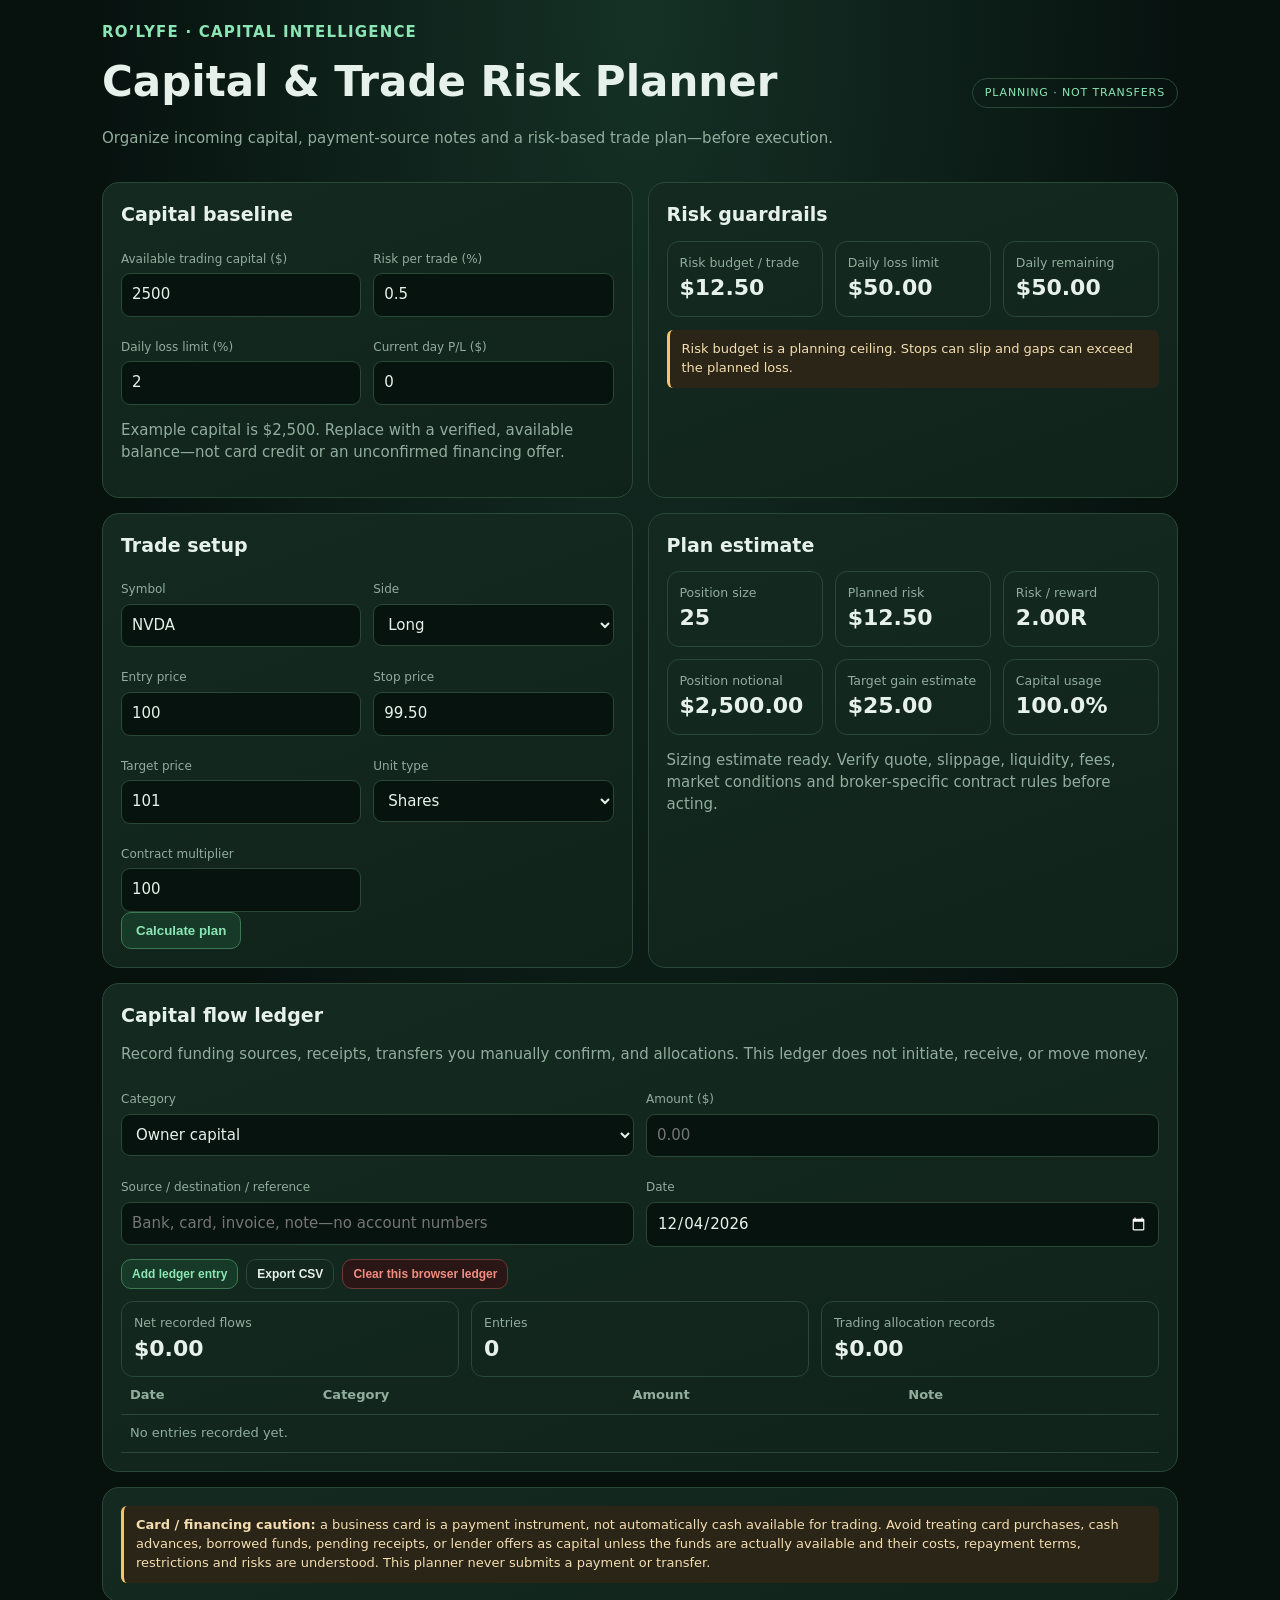
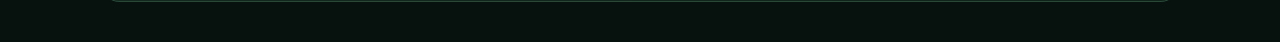
<file: capital-risk-planner.html>
<!doctype html>
<html lang="en"><head><meta charset="utf-8"><meta name="viewport" content="width=device-width,initial-scale=1"><meta name="theme-color" content="#07120f"><title>RO’Lyfe Capital & Risk Planner</title>
<style>
:root{color-scheme:dark;--bg:#07120f;--panel:#10231b;--panel2:#142a20;--line:#294838;--text:#e7f1eb;--muted:#91ad9d;--green:#8ce5b4;--amber:#f5c46a;--red:#f28c83}*{box-sizing:border-box}body{margin:0;background:radial-gradient(ellipse at top,#153126,#07120f 60%);color:var(--text);font:15px/1.45 system-ui,Arial,sans-serif}main{max-width:1120px;margin:auto;padding:22px}.top{display:flex;justify-content:space-between;gap:20px;align-items:center;flex-wrap:wrap}.brand{font-weight:800;letter-spacing:.08em;color:var(--green)}h1{font-size:clamp(25px,4vw,42px);margin:8px 0}h2{font-size:19px;margin:0 0 12px}.sub,.muted{color:var(--muted)}.tag{border:1px solid var(--line);border-radius:30px;padding:6px 12px;font-size:11px;letter-spacing:.08em;color:var(--green)}.grid{display:grid;grid-template-columns:repeat(12,1fr);gap:15px;margin:18px 0}.panel{background:linear-gradient(160deg,var(--panel2),var(--panel));border:1px solid var(--line);border-radius:17px;padding:18px;min-width:0}.half{grid-column:span 6}.full{grid-column:span 12}.third{grid-column:span 4}.stat{font-size:29px;font-weight:800;color:var(--green)}label{display:block;font-size:12px;color:var(--muted);margin:10px 0 5px}input,select,textarea{width:100%;background:#07130e;color:var(--text);border:1px solid var(--line);border-radius:9px;padding:10px;font:inherit}input[type=range]{padding:0}button{background:#163a27;border:1px solid #3c7953;color:var(--green);padding:10px 14px;border-radius:10px;font-weight:700;cursor:pointer}button.secondary{background:transparent;color:var(--text);border-color:var(--line)}button.danger{color:var(--red);border-color:#6e3933;background:#2a1715}.row{display:grid;grid-template-columns:repeat(2,1fr);gap:12px}.tablewrap{overflow:auto}table{width:100%;border-collapse:collapse;font-size:13px}th,td{text-align:left;padding:9px;border-bottom:1px solid var(--line);white-space:nowrap}th{color:var(--muted)}.callout{border-left:3px solid var(--amber);padding:10px 12px;background:#2a2517;border-radius:6px;color:#f4ddb0;font-size:13px}.result-grid{display:grid;grid-template-columns:repeat(3,1fr);gap:12px}.result{border:1px solid var(--line);border-radius:12px;padding:12px}.result small{color:var(--muted);display:block}.result strong{font-size:22px}.list{display:flex;gap:8px;flex-wrap:wrap}.list button{font-size:12px;padding:7px 10px}@media(max-width:760px){main{padding:14px}.half,.third{grid-column:span 12}.result-grid{grid-template-columns:1fr 1fr}.row{grid-template-columns:1fr}}@media(max-width:430px){.result-grid{grid-template-columns:1fr}}
</style></head><body><main>
<header class="top"><div><div class="brand">RO’LYFE · CAPITAL INTELLIGENCE</div><h1>Capital & Trade Risk Planner</h1><p class="sub">Organize incoming capital, payment-source notes and a risk-based trade plan—before execution.</p></div><span class="tag">PLANNING · NOT TRANSFERS</span></header>
<div class="grid">
<section class="panel half"><h2>Capital baseline</h2><div class="row"><div><label>Available trading capital ($)</label><input id="capital" type="number" min="0" step="0.01" value="2500"></div><div><label>Risk per trade (%)</label><input id="riskPct" type="number" min="0" max="100" step="0.1" value="0.5"></div><div><label>Daily loss limit (%)</label><input id="dailyPct" type="number" min="0" max="100" step="0.1" value="2"></div><div><label>Current day P/L ($)</label><input id="dayPnl" type="number" step="0.01" value="0"></div></div><p class="muted">Example capital is $2,500. Replace with a verified, available balance—not card credit or an unconfirmed financing offer.</p></section>
<section class="panel half"><h2>Risk guardrails</h2><div class="result-grid"><div class="result"><small>Risk budget / trade</small><strong id="riskAmt">$12.50</strong></div><div class="result"><small>Daily loss limit</small><strong id="dailyAmt">$50.00</strong></div><div class="result"><small>Daily remaining</small><strong id="dailyRemain">$50.00</strong></div></div><p id="riskState" class="callout">Risk budget is a planning ceiling. Stops can slip and gaps can exceed the planned loss.</p></section>
<section class="panel half"><h2>Trade setup</h2><div class="row"><div><label>Symbol</label><input id="symbol" value="NVDA" maxlength="20"></div><div><label>Side</label><select id="side"><option>Long</option><option>Short</option></select></div><div><label>Entry price</label><input id="entry" type="number" step="any" value="100"></div><div><label>Stop price</label><input id="stop" type="number" step="any" value="99.50"></div><div><label>Target price</label><input id="target" type="number" step="any" value="101"></div><div><label>Unit type</label><select id="unit"><option value="shares">Shares</option><option value="contracts">Contracts (manual multiplier)</option></select></div><div><label>Contract multiplier</label><input id="mult" type="number" value="100" min="1"></div></div><button id="calc">Calculate plan</button></section>
<section class="panel half"><h2>Plan estimate</h2><div class="result-grid"><div class="result"><small>Position size</small><strong id="qty">—</strong></div><div class="result"><small>Planned risk</small><strong id="planRisk">—</strong></div><div class="result"><small>Risk / reward</small><strong id="rr">—</strong></div><div class="result"><small>Position notional</small><strong id="notional">—</strong></div><div class="result"><small>Target gain estimate</small><strong id="gain">—</strong></div><div class="result"><small>Capital usage</small><strong id="usage">—</strong></div></div><p id="planStatus" class="muted">Set entry, stop and target. The plan is blocked when risk limits or directional price logic are invalid.</p></section>
<section class="panel full"><h2>Capital flow ledger</h2><p class="muted">Record funding sources, receipts, transfers you manually confirm, and allocations. This ledger does not initiate, receive, or move money.</p><div class="row"><div><label>Category</label><select id="flowCategory"><option>Owner capital</option><option>Business revenue / payment received</option><option>Financing proceeds (verified)</option><option>Internal transfer (confirmed)</option><option>Business expense</option><option>Trading allocation</option><option>Trading withdrawal</option><option>Other / review</option></select></div><div><label>Amount ($)</label><input id="flowAmount" type="number" min="0" step=".01" placeholder="0.00"></div><div><label>Source / destination / reference</label><input id="flowNote" maxlength="140" placeholder="Bank, card, invoice, note—no account numbers"></div><div><label>Date</label><input id="flowDate" type="date"></div></div><div class="list" style="margin:12px 0"><button id="addFlow">Add ledger entry</button><button class="secondary" id="export">Export CSV</button><button class="danger" id="clear">Clear this browser ledger</button></div><div class="result-grid"><div class="result"><small>Net recorded flows</small><strong id="netFlow">$0.00</strong></div><div class="result"><small>Entries</small><strong id="count">0</strong></div><div class="result"><small>Trading allocation records</small><strong id="alloc">$0.00</strong></div></div><div class="tablewrap"><table><thead><tr><th>Date</th><th>Category</th><th>Amount</th><th>Note</th><th></th></tr></thead><tbody id="ledger"><tr><td colspan="5" class="muted">No entries recorded yet.</td></tr></tbody></table></div></section>
<section class="panel full"><div class="callout"><b>Card / financing caution:</b> a business card is a payment instrument, not automatically cash available for trading. Avoid treating card purchases, cash advances, borrowed funds, pending receipts, or lender offers as capital unless the funds are actually available and their costs, repayment terms, restrictions and risks are understood. This planner never submits a payment or transfer.</div></section>
</div></main>
<script>
(()=>{const $=id=>document.getElementById(id),fmt=n=>new Intl.NumberFormat('en-US',{style:'currency',currency:'USD'}).format(Number(n)||0),num=id=>Number($(id).value)||0,KEY='rolyfe-capital-risk-ledger-v1';let entries=[];try{entries=JSON.parse(localStorage.getItem(KEY)||'[]')}catch{};$('flowDate').value=new Date().toISOString().slice(0,10);
function refreshGuard(){const c=num('capital'),r=c*num('riskPct')/100,d=c*num('dailyPct')/100,p=num('dayPnl');$('riskAmt').textContent=fmt(r);$('dailyAmt').textContent=fmt(d);$('dailyRemain').textContent=fmt(Math.max(0,d-Math.max(0,-p)));$('riskState').textContent=p<=-d?'DAILY LOSS LIMIT REACHED: stop new planning until review.':'Risk budget is a planning ceiling. Stops can slip and gaps can exceed the planned loss.';$('riskState').style.borderLeftColor=p<=-d?'#f28c83':'#f5c46a';}
function calculate(){refreshGuard();const c=num('capital'),budget=c*num('riskPct')/100,daily=c*num('dailyPct')/100,p=num('dayPnl'),e=num('entry'),s=num('stop'),t=num('target'),side=$('side').value,m=$('unit').value==='contracts'?Math.max(1,num('mult')):1;let valid=e>0&&s>0&&t>0&&((side==='Long'&&s<e&&t>e)||(side==='Short'&&s>e&&t<e));let per=Math.abs(e-s)*m,perGain=Math.abs(t-e)*m,qty=per>0?Math.floor(budget/per):0,risk=qty*per,gain=qty*perGain,notional=qty*e*m,rr=perGain/per;if($('unit').value==='contracts'){qty=Math.floor(budget/per);risk=qty*per;gain=qty*perGain;notional=qty*e*m;rr=perGain/per}
const remaining=Math.max(0,daily-Math.max(0,-p));let blocked=!valid||budget<=0||p<=-daily||qty<1||notional>c;
$('qty').textContent=valid&&qty>0?qty.toLocaleString():'—';$('planRisk').textContent=valid&&qty>0?fmt(risk):'—';$('rr').textContent=valid&&Number.isFinite(rr)?rr.toFixed(2)+'R':'—';$('notional').textContent=valid&&qty>0?fmt(notional):'—';$('gain').textContent=valid&&qty>0?fmt(gain):'—';$('usage').textContent=valid&&c>0&&qty>0?(notional/c*100).toFixed(1)+'%':'—';$('planStatus').textContent=blocked?'Plan blocked: check directional stop/target, risk budget, daily loss limit, capital use and whole-unit sizing.':'Sizing estimate ready. Verify quote, slippage, liquidity, fees, market conditions and broker-specific contract rules before acting.';$('planStatus').style.color=blocked?'#f28c83':'#91ad9d';}
function save(){localStorage.setItem(KEY,JSON.stringify(entries));render()}
function render(){let sum=entries.reduce((a,x)=>a+x.amount,0),alloc=entries.filter(x=>x.category==='Trading allocation').reduce((a,x)=>a+x.amount,0);$('netFlow').textContent=fmt(sum);$('count').textContent=entries.length;$('alloc').textContent=fmt(alloc);$('ledger').innerHTML=entries.length?entries.slice().reverse().map(x=>'<tr><td>'+esc(x.date)+'</td><td>'+esc(x.category)+'</td><td>'+fmt(x.amount)+'</td><td>'+esc(x.note)+'</td><td><button class="secondary" data-del="'+x.id+'">×</button></td></tr>').join(''):'<tr><td colspan="5" class="muted">No entries recorded yet.</td></tr>';document.querySelectorAll('[data-del]').forEach(b=>b.onclick=()=>{entries=entries.filter(x=>x.id!==b.dataset.del);save()})}
function esc(s){return String(s||'').replace(/[&<>"]/g,c=>({'&':'&amp;','<':'&lt;','>':'&gt;','"':'&quot;'}[c]))}
$('addFlow').onclick=()=>{let amount=num('flowAmount'),note=$('flowNote').value.trim();if(amount<=0){alert('Enter a positive amount.');return}let category=$('flowCategory').value;let sign=['Business expense','Trading withdrawal'].includes(category)?-1:1;entries.push({id:crypto.randomUUID?crypto.randomUUID():String(Date.now()),date:$('flowDate').value||new Date().toISOString().slice(0,10),category,amount:amount*sign,note});$('flowAmount').value='';$('flowNote').value='';save()};
$('export').onclick=()=>{let csv=['Date,Category,Amount,Note',...entries.map(x=>[x.date,x.category,x.amount,x.note].map(v=>'"'+String(v).replace(/"/g,'""')+'"').join(','))].join('\n');let a=document.createElement('a');a.href=URL.createObjectURL(new Blob([csv],{type:'text/csv'}));a.download='rolyfe-capital-ledger.csv';a.click();URL.revokeObjectURL(a.href)};
$('clear').onclick=()=>{if(confirm('Delete this browser-only ledger?')){entries=[];save()}};$('calc').onclick=calculate;['capital','riskPct','dailyPct','dayPnl','entry','stop','target','side','unit','mult'].forEach(id=>$(id).addEventListener('input',calculate));render();calculate();
})();
</script></body></html>
</file>
<file: styles.css>
@import url('https://fonts.googleapis.com/css2?family=DM+Mono:wght@400;500&family=DM+Sans:wght@400;500;600;700;800&display=swap');
:root{--bg:#07120f;--panel:#0d1b17;--panel2:#10221c;--line:#1d342b;--text:#edf7f1;--muted:#8da49a;--green:#72e6a5;--blue:#63b8c8;--amber:#e9bd68;--red:#ef7777;--radius:17px}
*{box-sizing:border-box}body{margin:0;background:radial-gradient(ellipse at 65% -20%,#15392b 0,transparent 45%),var(--bg);color:var(--text);font-family:'DM Sans',sans-serif;font-size:14px}button,input,select{font:inherit}button{cursor:pointer}.app-shell{min-height:100vh}.sidebar{width:246px;position:fixed;inset:0 auto 0 0;padding:27px 18px;background:#081510;border-right:1px solid var(--line);display:flex;flex-direction:column;z-index:10}.brand{display:flex;gap:12px;align-items:center;text-decoration:none;color:var(--text);padding:0 8px 34px}.brand-mark{width:43px;height:43px;border:1px solid #347653;border-radius:13px;display:grid;place-items:center;font-weight:800;font-size:16px;color:var(--green);background:linear-gradient(145deg,#173c2b,#0c2118);box-shadow:0 0 25px #2e9a5c22}.brand-mark span{color:var(--amber)}.brand-copy{display:grid;gap:3px}.brand-copy strong{font-size:17px;letter-spacing:.02em}.brand-copy small,.side-label,.sidebar-foot,.eyebrow,.metric-top,.date-card small,.session-stats small,.footer,.table-wrap th,.count-chip{font-family:'DM Mono',monospace;letter-spacing:.09em}.brand-copy small{font-size:8px;color:var(--green)}.side-label{font-size:10px;color:#61776c;padding:0 12px 12px}.nav-list{display:grid;gap:6px}.nav-link{border:0;background:transparent;color:#a7b9af;text-align:left;padding:13px 14px;border-radius:10px;display:flex;gap:13px;align-items:center;font-weight:600}.nav-link span{font-size:19px;width:20px;color:#7f9d8c}.nav-link:hover,.nav-link.active{background:#142b20;color:var(--green)}.nav-link.active{box-shadow:inset 2px 0 var(--green)}.sidebar-bottom{margin-top:auto}.secure-note{display:flex;gap:10px;align-items:center;padding:13px;background:#10231a;border:1px solid #21402e;border-radius:12px}.secure-note strong,.secure-note small{display:block}.secure-note strong{font-size:12px}.secure-note small{font-size:10px;color:var(--muted);margin-top:3px}.pulse,.market-pill i{width:7px;height:7px;border-radius:50%;background:var(--green);box-shadow:0 0 10px #72e6a5}.sidebar-foot{font-size:9px;color:#657b70;line-height:2;margin:22px 10px 0}.sidebar-foot b{color:#a4b7ac}.main{margin-left:246px;max-width:1800px;padding:0 38px 24px}.topbar{height:76px;display:flex;align-items:center;justify-content:space-between;border-bottom:1px solid #1b3028}.crumb{font:11px 'DM Mono',monospace;letter-spacing:.1em;color:#789084}.crumb span{padding:0 9px;color:#3c5949}.crumb b{color:#d5e5db;font-weight:500}.top-actions{display:flex;align-items:center;gap:17px}.market-pill{font:9px 'DM Mono',monospace;letter-spacing:.08em;color:var(--green);border:1px solid #28513a;border-radius:30px;padding:8px 11px;display:flex;align-items:center;gap:8px}.avatar{width:33px;height:33px;border-radius:50%;display:grid;place-items:center;background:#1d392b;border:1px solid #356347;color:var(--green);font-size:11px;font-weight:700}.mobile-menu{display:none}.page{display:none;padding:34px 0 25px}.page.active{display:block}.welcome-row{display:flex;justify-content:space-between;align-items:flex-end;gap:20px;margin-bottom:26px}.eyebrow{font-size:9px;color:var(--green);margin-bottom:10px}.welcome-row h1,.page-heading h1{font-size:clamp(29px,4vw,43px);letter-spacing:-.055em;line-height:1.08;margin:0;font-weight:700}.welcome-row h1 span,.page-heading h1 span{color:var(--green)}.subhead{color:var(--muted);margin:10px 0 0;line-height:1.6}.date-card{text-align:right;padding:12px 17px;border:1px solid var(--line);border-radius:12px;background:#0c1a15;min-width:170px}.date-card small,.date-card span{display:block;color:var(--muted);font-size:9px}.date-card strong{display:block;font:22px 'DM Mono',monospace;color:var(--green);margin:5px 0}.notice{display:flex;align-items:center;gap:13px;padding:15px 17px;background:#14231b;border:1px solid #3d4c2e;border-radius:13px;margin-bottom:20px}.notice-icon{width:24px;height:24px;display:grid;place-items:center;border:1px solid #9a8043;color:var(--amber);border-radius:50%;flex:none}.notice strong{font-size:12px}.notice p{margin:4px 0 0;color:#a9b9ae;font-size:11px;line-height:1.5}.tag{margin-left:auto;white-space:nowrap;color:var(--amber);font:9px 'DM Mono',monospace;letter-spacing:.06em}.metric-grid{display:grid;grid-template-columns:repeat(4,1fr);gap:14px;margin-bottom:17px}.metric-card,.panel{background:linear-gradient(145deg,#102019,#0b1914);border:1px solid var(--line);border-radius:var(--radius)}.metric-card{padding:17px 18px}.metric-top{display:flex;justify-content:space-between;color:#91a79a;font-size:9px}.metric-icon{font-size:17px;color:var(--green)}.metric-card>strong{display:block;font:27px 'DM Mono',monospace;margin:12px 0 5px}.metric-card>small{color:#7f9689;font-size:10px}.status-text{font-size:16px!important;color:var(--green)}.content-grid{display:grid;grid-template-columns:1.3fr 1fr;gap:16px}.panel{padding:20px;margin-bottom:16px}.panel-head{display:flex;align-items:center;justify-content:space-between;margin-bottom:17px}.panel-head h2,.panel h2{font-size:17px;letter-spacing:-.025em;margin:0}.panel-head .eyebrow{margin-bottom:5px}.text-button{background:none;border:0;color:var(--green);font-size:11px;font-weight:700}.watchlist-mini{min-height:150px}.empty-state,.empty-cell{color:#71877b;text-align:center;padding:35px 10px;font-size:12px}.mini-row{display:grid;grid-template-columns:1fr 1fr auto;align-items:center;padding:12px 2px;border-bottom:1px solid #1b3027}.mini-row:last-child{border:0}.mini-row b{font:13px 'DM Mono',monospace}.mini-row small{color:var(--muted);font-size:10px}.quote-na{color:#7f9689;font:10px 'DM Mono',monospace}.launch-card{width:100%;display:flex;align-items:center;gap:12px;padding:13px 9px;background:none;border:0;border-top:1px solid #1c3027;color:var(--text);text-align:left}.launch-card>span:nth-child(2){display:grid;gap:4px;flex:1}.launch-card b{font-size:12px}.launch-card small{color:var(--muted);font-size:10px}.launch-card>span:last-child{color:var(--green)}.launch-icon{width:33px;height:33px;display:grid;place-items:center;background:#173326;color:var(--green);border-radius:10px;font-size:18px}.spark-icon{color:var(--green);font-size:20px}.session-panel{display:flex;align-items:center;justify-content:space-between;gap:30px}.session-panel p{max-width:520px;color:var(--muted);font-size:11px;line-height:1.7;margin-bottom:0}.session-stats{display:flex;gap:24px;flex-wrap:wrap}.session-stats div{display:grid;gap:7px}.session-stats small{font-size:8px;color:#789084}.session-stats b{font:10px 'DM Mono',monospace;color:#d4e3d9}.page-heading{margin:13px 0 25px}.add-panel{display:flex;align-items:center;justify-content:space-between;gap:20px}.add-panel p{color:var(--muted);font-size:11px;margin:7px 0 0;max-width:420px;line-height:1.6}.add-form{display:flex;gap:8px;flex-wrap:wrap}.add-form input,.add-form select,.field-grid input,.field-grid select{background:#08150f;color:var(--text);border:1px solid #294235;border-radius:9px;padding:11px 12px;outline:none;min-width:0}.add-form input:focus,.field-grid input:focus,.field-grid select:focus{border-color:var(--green)}.add-form input{width:180px}.add-form select{width:110px}.primary-btn,.secondary-btn{border:0;border-radius:9px;padding:11px 15px;font-size:11px;font-weight:700}.primary-btn{background:var(--green);color:#082015}.primary-btn:hover{background:#9af2bf}.secondary-btn{background:#193627;color:var(--green);border:1px solid #326247}.secondary-btn:disabled{opacity:.4;cursor:not-allowed}.table-wrap{overflow-x:auto}table{width:100%;border-collapse:collapse;white-space:nowrap}th{text-align:left;font-size:8px;color:#789084;font-weight:400;padding:12px 10px;border-bottom:1px solid #294034}td{padding:14px 10px;border-bottom:1px solid #1b3027;color:#d4e1d9;font-size:11px}tbody tr:last-child td{border:0}.symbol-cell b{font:12px 'DM Mono',monospace;display:block}.symbol-cell small{font-size:9px;color:var(--muted)}.count-chip{font-size:9px;color:var(--green);border:1px solid #28513a;padding:7px 9px;border-radius:20px}.table-action{background:none;border:1px solid #294235;border-radius:7px;padding:6px 8px;color:var(--green);font-size:10px;text-decoration:none}.remove-btn{color:var(--red);border-color:#593333}.planner-grid{display:grid;grid-template-columns:1fr 1fr;gap:16px}.form-panel h2,.result-panel h2{margin-bottom:20px}.field-grid{display:grid;grid-template-columns:1fr 1fr;gap:14px}.field-grid label{display:grid;gap:7px;color:#9bb0a3;font-size:10px}.field-grid input,.field-grid select{width:100%}.full-width{grid-column:1/-1;width:100%;margin-top:4px}.form-error{color:var(--red);font-size:11px;margin-top:10px}.plan-placeholder{color:var(--muted);font-size:12px;line-height:1.7;padding:15px 0 22px}.result-grid{display:grid;grid-template-columns:1fr 1fr;gap:10px;margin:15px 0}.result-tile{padding:12px;background:#0a1711;border:1px solid #20372a;border-radius:10px}.result-tile small{display:block;color:var(--muted);font-size:9px}.result-tile b{display:block;font:16px 'DM Mono',monospace;margin-top:7px;color:var(--green)}.result-note{color:var(--muted);font-size:10px;line-height:1.6;margin:0 0 15px}.journal-summary{display:grid;grid-template-columns:repeat(3,1fr);gap:14px;margin-bottom:16px}.journal-summary .metric-card strong{margin-bottom:0}.status-open{color:var(--amber)}.status-closed{color:var(--green)}.footer{display:flex;justify-content:space-between;color:#526b5d;font-size:8px;padding:20px 0 0;border-top:1px solid #1a2c23}.atlas-fab{position:fixed;right:25px;bottom:22px;border:1px solid #4c9b69;border-radius:30px;background:#153b27;color:var(--green);padding:12px 17px;box-shadow:0 8px 35px #0008;z-index:20;font-weight:700}.atlas-fab span{font:10px 'DM Mono',monospace;letter-spacing:.1em;margin-left:5px}.atlas-panel{position:fixed;right:25px;bottom:82px;width:min(340px,calc(100vw - 32px));background:#0c1b14;border:1px solid #326246;border-radius:16px;box-shadow:0 20px 70px #000b;z-index:20;overflow:hidden}.atlas-head{padding:15px 17px;display:flex;justify-content:space-between;align-items:center;border-bottom:1px solid var(--line)}.atlas-head b,.atlas-head small{display:block}.atlas-head b{color:var(--green)}.atlas-head small{color:var(--muted);font-size:9px;margin-top:3px}.atlas-head button{background:none;border:0;color:var(--muted);font-size:22px}.atlas-body{padding:16px;display:grid;gap:10px}.atlas-message{background:#183324;padding:12px;border-radius:11px;font-size:11px;line-height:1.6}.atlas-message.muted{background:#101e17;color:var(--muted)}.atlas-foot{padding:12px 16px;border-top:1px solid var(--line);display:grid;gap:4px}.atlas-foot span{font:9px 'DM Mono',monospace;color:var(--amber)}.atlas-foot small{font-size:9px;color:var(--muted)}
@media(max-width:1100px){.main{padding:0 25px 22px}.sidebar{width:215px}.main{margin-left:215px}.metric-grid{grid-template-columns:repeat(2,1fr)}.session-panel{align-items:flex-start;flex-direction:column}.session-stats{gap:30px}}
@media(max-width:760px){.sidebar{transform:translateX(-100%);transition:transform .2s;width:260px;box-shadow:15px 0 35px #0008}.sidebar.open{transform:translateX(0)}.main{margin:0;padding:0 16px 20px}.topbar{height:62px;gap:12px}.mobile-menu{display:block;border:1px solid var(--line);border-radius:8px;background:#102019;color:var(--green);padding:7px 10px}.crumb{font-size:9px;margin-right:auto}.top-actions{gap:8px}.market-pill{font-size:8px;padding:7px}.welcome-row{align-items:flex-start;flex-direction:column}.date-card{text-align:left;min-width:100%;display:grid;grid-template-columns:1fr auto;align-items:center}.date-card small{grid-column:1/-1}.date-card strong{margin:3px 0}.date-card span{grid-column:2;grid-row:2}.notice{align-items:flex-start}.tag{display:none}.metric-grid{gap:9px}.metric-card{padding:13px}.metric-card>strong{font-size:22px}.metric-top{font-size:8px}.content-grid,.planner-grid{grid-template-columns:1fr;gap:0}.panel{padding:16px;border-radius:14px}.session-stats{gap:17px}.session-stats div{min-width:125px}.add-panel{align-items:stretch;flex-direction:column}.add-form{display:grid;grid-template-columns:1fr 105px}.add-form input{width:100%}.add-form .primary-btn{grid-column:1/-1}.field-grid{gap:11px}.field-grid label{font-size:9px}.journal-summary{gap:8px}.journal-summary .metric-card{padding:12px}.journal-summary .metric-card strong{font-size:19px}.footer{font-size:7px}.atlas-fab{right:15px;bottom:14px}.atlas-panel{right:15px;bottom:72px}}
@media(max-width:390px){.field-grid{grid-template-columns:1fr}.field-grid .full-width{grid-column:auto}.metric-card>strong{font-size:19px}.session-stats{display:grid;grid-template-columns:1fr 1fr}}

.quote-value{display:grid;gap:3px}.quote-value small{font:9px 'DM Mono',monospace;color:var(--muted);white-space:nowrap}


/* Mobile layout safety and watchlist group system */
html,body{max-width:100%;overflow-x:hidden}
.app-shell,.main,.page,.panel,.panel-head,.content-grid,.execution-grid{min-width:0;max-width:100%}
.panel-head{gap:12px}
.watchlist-groups{display:grid;gap:11px;min-width:0}
.watch-group{min-width:0;border:1px solid var(--group-border,#294235);border-radius:13px;overflow:hidden;background:var(--group-bg,#0c1a14)}
.watch-group>summary{list-style:none;display:flex;align-items:center;gap:11px;padding:15px 14px;cursor:pointer;min-width:0}
.watch-group>summary::-webkit-details-marker{display:none}
.watch-group>summary:after{content:"+";font:18px 'DM Mono',monospace;color:var(--group-accent,var(--green));margin-left:7px}
.watch-group[open]>summary:after{content:"−"}
.watch-group-mark{width:31px;height:31px;display:grid;place-items:center;flex:none;border-radius:9px;background:var(--group-mark-bg,#173326);color:var(--group-accent,var(--green))}
.watch-group-title{display:grid;gap:3px;min-width:0}
.watch-group-title b{font:11px 'DM Mono',monospace;letter-spacing:.09em;color:var(--group-accent,var(--green))}
.watch-group-title small{font-size:10px;color:var(--muted)}
.watch-group-count{font:9px 'DM Mono',monospace;color:var(--text);background:#07120f99;border:1px solid var(--group-border,#294235);border-radius:20px;padding:6px 8px;margin-left:auto;white-space:nowrap}
.watch-group-stocks{--group-accent:#72e6a5;--group-bg:#0d2017;--group-border:#28553a;--group-mark-bg:#173b28}
.watch-group-etfs{--group-accent:#63b8c8;--group-bg:#0c1d24;--group-border:#285263;--group-mark-bg:#173542}
.watch-group-crypto{--group-accent:#b69cff;--group-bg:#19152a;--group-border:#4b3c70;--group-mark-bg:#30244b}
.watch-group-list{display:grid;gap:7px;padding:0 11px 11px}
.watch-group-empty{padding:13px 12px;border-top:1px solid var(--group-border);font-size:11px;line-height:1.5;color:var(--muted)}
.watch-item{display:grid;grid-template-columns:minmax(70px,.7fr) minmax(0,1.2fr) minmax(50px,.45fr) auto;align-items:center;gap:10px;padding:11px 10px;border:1px solid #22392d;border-radius:9px;background:#07150f}
.watch-item-main{display:grid;gap:3px;min-width:0}
.watch-item-main b{font:12px 'DM Mono',monospace;color:var(--text)}
.watch-item-main small{font-size:9px;color:var(--muted)}
.watch-item-quote{min-width:0}
.watch-item-quote .quote-value{min-width:0}
.watch-item-quote .quote-value small{white-space:normal;overflow-wrap:anywhere;font-size:8px}
.watch-item-change{text-align:right;font:10px 'DM Mono',monospace;white-space:nowrap}
.watch-item-actions{display:flex;gap:6px;flex-wrap:wrap;justify-content:flex-end}
.watch-item-actions .table-action{white-space:nowrap}
.desk-guide-grid{display:grid;grid-template-columns:repeat(2,minmax(0,1fr));gap:10px}
.desk-guide-card{min-width:0;border:1px solid var(--guide-border);border-radius:12px;background:var(--guide-bg);overflow:hidden}
.desk-guide-card>summary{list-style:none;display:flex;align-items:center;gap:10px;padding:13px;cursor:pointer;min-width:0}
.desk-guide-card>summary::-webkit-details-marker{display:none}
.guide-step{width:30px;height:30px;border-radius:9px;display:grid;place-items:center;flex:none;background:var(--guide-mark);color:var(--guide-accent);font:11px 'DM Mono',monospace}
.guide-copy{display:grid;gap:3px;min-width:0}
.guide-copy b{font:10px 'DM Mono',monospace;letter-spacing:.06em;color:var(--guide-accent)}
.guide-copy small{font-size:9px;color:var(--muted)}
.guide-open{margin-left:auto;color:var(--guide-accent);font:9px 'DM Mono',monospace}
.desk-guide-card[open] .guide-open:after{content:" · −"}
.desk-guide-card:not([open]) .guide-open:after{content:" · +"}
.desk-guide-content{padding:0 13px 13px}
.desk-guide-content p{font-size:10px;line-height:1.6;color:#b7cabe;margin:0 0 10px}
.guide-jump{border:1px solid var(--guide-border);border-radius:8px;background:var(--guide-mark);color:var(--guide-accent);padding:8px 10px;font-size:10px;font-weight:700}
.guide-green{--guide-accent:#72e6a5;--guide-bg:#0d2017;--guide-border:#28553a;--guide-mark:#173b28}
.guide-blue{--guide-accent:#63b8c8;--guide-bg:#0c1d24;--guide-border:#285263;--guide-mark:#173542}
.guide-violet{--guide-accent:#b69cff;--guide-bg:#19152a;--guide-border:#4b3c70;--guide-mark:#30244b}
.guide-amber{--guide-accent:#e9bd68;--guide-bg:#211b10;--guide-border:#65502a;--guide-mark:#3a2c14}
.field-label{display:grid;gap:6px;min-width:0;color:#9bb0a3;font:9px 'DM Mono',monospace;letter-spacing:.06em}
.field-label input,.field-label select{width:100%;min-width:0;min-height:43px}
@media(max-width:760px){
  .main{width:100%;padding-left:14px;padding-right:14px}
  .page{padding-top:22px}
  .panel-head{align-items:flex-start;flex-wrap:wrap}
  .panel-head>div{min-width:0}
  .notice{flex-wrap:wrap}
  .notice>div{min-width:0;flex:1}
  .add-form{width:100%;grid-template-columns:minmax(0,1fr) minmax(105px,.72fr)}
  .add-form .field-label{min-width:0}
  .add-form .primary-btn{grid-column:1/-1;width:100%;min-height:44px}
  .watch-actions{display:flex;align-items:center;gap:8px;flex-wrap:wrap;width:100%;justify-content:space-between}
  .desk-guide-grid{grid-template-columns:1fr}
  .watch-item{grid-template-columns:minmax(0,1fr) auto;gap:8px}
  .watch-item-main{grid-column:1;grid-row:1}
  .watch-item-change{grid-column:2;grid-row:1}
  .watch-item-quote{grid-column:1/-1;grid-row:2}
  .watch-item-actions{grid-column:1/-1;grid-row:3;justify-content:flex-start}
  .watch-item-actions .table-action{min-height:34px}
  .topbar{min-width:0}
  .top-actions .avatar{display:none}
}
@media(max-width:380px){
  .main{padding-left:11px;padding-right:11px}
  .panel{padding:13px}
  .watch-group-count{font-size:8px;padding:5px 6px}
  .watch-group>summary{gap:8px;padding:12px 10px}
}

/* Keep the sign-in gate from overriding the HTML hidden state. */
[hidden], #authGate[hidden], #appShell[hidden] { display: none !important; }


/* Global floating instrument selector */
.instrument-floater{position:fixed;z-index:90;right:84px;bottom:18px;display:flex;align-items:stretch;gap:6px;padding:6px;border:1px solid #38664a;border-radius:15px;background:#0b1a13eF;box-shadow:0 14px 42px #0008;backdrop-filter:blur(14px);max-width:min(390px,calc(100vw - 24px))}
.instrument-floater[hidden],.instrument-picker-backdrop[hidden]{display:none!important}
.instrument-float-main{display:grid;gap:3px;min-width:0;flex:1;text-align:left;border:0;background:transparent;color:var(--text);padding:5px 9px}
.instrument-float-kicker{font:8px 'DM Mono',monospace;letter-spacing:.1em;color:var(--green)}
.instrument-float-mainline{display:flex;align-items:baseline;gap:10px;justify-content:space-between}
.instrument-float-mainline b{font:700 13px 'DM Mono',monospace}
.instrument-float-mainline strong{font:700 13px 'DM Mono',monospace;color:var(--green)}
.instrument-float-main small{font-size:9px;color:var(--muted);overflow-wrap:anywhere}
.instrument-float-search{width:42px;border:1px solid #2c513b;border-radius:10px;background:#173326;color:var(--green);font-size:22px}
.instrument-picker-backdrop{position:fixed;inset:0;z-index:120;background:#020905c9;backdrop-filter:blur(7px);display:grid;place-items:end center;padding:18px}
.instrument-picker{width:min(760px,100%);max-height:min(88vh,900px);display:flex;flex-direction:column;overflow:hidden;border:1px solid #376348;border-radius:18px;background:linear-gradient(145deg,#10241a,#08140f);box-shadow:0 28px 90px #000b}
.instrument-picker-head{display:flex;justify-content:space-between;align-items:flex-start;gap:15px;padding:18px 20px 12px;border-bottom:1px solid var(--line)}
.instrument-picker-head h2{font-size:20px;margin:0;letter-spacing:-.04em}
.instrument-picker-head p{margin:5px 0 0;color:var(--muted);font-size:11px}
.instrument-picker-head>button{border:1px solid #345340;background:#13281d;color:var(--text);border-radius:9px;width:34px;height:34px;font-size:22px}
.instrument-picker-controls{display:grid;grid-template-columns:1.4fr .8fr 1fr;gap:9px;padding:12px 18px}
.instrument-picker-controls label,.instrument-price-levels label,.crypto-spot-levels label{display:grid;gap:5px;min-width:0;color:var(--muted);font:8px 'DM Mono',monospace;letter-spacing:.07em}
.instrument-picker-controls input,.instrument-picker-controls select,.instrument-price-levels input,.crypto-spot-levels input{width:100%;min-width:0;min-height:39px;background:#07130e;color:var(--text);border:1px solid #294235;border-radius:8px;padding:9px;font:11px 'DM Sans',sans-serif}
.instrument-picker-results{overflow:auto;min-height:120px;max-height:35vh;padding:0 18px 10px}
.instrument-sector-list{border:1px solid #1d3929;border-radius:10px;margin:7px 0;overflow:hidden}
.instrument-sector-list>header{display:flex;justify-content:space-between;align-items:center;gap:10px;background:#12271b;padding:9px 11px}
.instrument-sector-list>header b{font-size:10px}
.instrument-sector-list>header small{font:9px 'DM Mono',monospace;color:var(--muted)}
.instrument-result{width:100%;display:flex;justify-content:space-between;align-items:center;gap:12px;padding:8px 11px;border:0;border-top:1px solid #1c3026;background:#0b1913;color:var(--text);text-align:left}
.instrument-result:hover,.instrument-result.active{background:#163323}
.instrument-result-code,.instrument-result-data{display:grid;gap:3px;min-width:0}
.instrument-result-code b{font:11px 'DM Mono',monospace;color:var(--green)}
.instrument-result-code small,.instrument-result-data small{font-size:9px;color:var(--muted);overflow-wrap:anywhere}
.instrument-result-data{text-align:right}
.instrument-result-data b{font:10px 'DM Mono',monospace}
.instrument-picker-selected{border-top:1px solid #294235;padding:13px 18px 16px;background:#0d1d15}
.instrument-selected-heading{display:flex;align-items:center;justify-content:space-between;gap:12px}
.instrument-selected-heading>div{display:grid;gap:4px;min-width:0}
.instrument-selected-heading small{font:8px 'DM Mono',monospace;color:var(--green);letter-spacing:.1em}
.instrument-selected-heading b{font-size:12px;overflow-wrap:anywhere}
.instrument-selected-heading>strong{font:700 18px 'DM Mono',monospace;color:var(--green);white-space:nowrap}
#instrumentSelectedMeta{font-size:9px;color:var(--muted);line-height:1.5;margin:7px 0 10px}
.instrument-price-levels{display:grid;grid-template-columns:repeat(3,minmax(0,1fr));gap:8px}
.instrument-picker-actions{display:flex;align-items:center;gap:9px;flex-wrap:wrap;margin-top:11px}
.instrument-picker-actions .primary-btn,.instrument-picker-actions .secondary-btn{padding:9px 12px}
.instrument-risk-note{display:block;color:#7d9688;font-size:8px;line-height:1.5;margin-top:9px}
.market-sector-group{border:1px solid var(--line);border-radius:10px;margin:8px 0;overflow:hidden}
.market-sector-group>summary{cursor:pointer;display:flex;justify-content:space-between;gap:12px;background:#11251a;padding:11px 13px}
.market-sector-group>summary b{font-size:11px}
.market-sector-group>summary span{font:9px 'DM Mono',monospace;color:var(--muted)}
.market-sector-items{padding:0 10px 6px}
.library-symbol-price{font:10px 'DM Mono',monospace;color:var(--green);white-space:nowrap}
.active-instrument-quote{display:flex;justify-content:space-between;align-items:center;gap:15px}
.active-instrument-quote h2{font:700 18px 'DM Mono',monospace;margin:0}
.active-instrument-quote p{font-size:9px;color:var(--muted);margin:6px 0 0;line-height:1.5}
.active-quote-value{text-align:right;display:grid;gap:4px}
.active-quote-value strong{font:700 22px 'DM Mono',monospace;color:var(--green)}
.active-quote-value span{font:10px 'DM Mono',monospace;color:var(--muted)}
.execution-spot-panel h2{font-size:18px;margin:0}
.crypto-spot-price{display:flex;align-items:baseline;gap:12px;margin:14px 0}
.crypto-spot-price strong{font:700 28px 'DM Mono',monospace;color:var(--green)}
.crypto-spot-price span{font:11px 'DM Mono',monospace;color:var(--muted)}
.crypto-spot-levels{display:grid;grid-template-columns:repeat(3,minmax(0,1fr));gap:10px;margin:14px 0}
.crypto-spot-levels input{margin-top:4px}
@media(max-width:760px){
 .instrument-floater{right:10px;bottom:76px;max-width:calc(100vw - 20px)}
 .instrument-picker-backdrop{padding:0;place-items:end stretch}
 .instrument-picker{width:100%;max-height:92vh;border-radius:18px 18px 0 0;border-bottom:0}
 .instrument-picker-controls{grid-template-columns:1fr 1fr}
 .instrument-picker-controls label:first-child{grid-column:1/-1}
 .instrument-picker-results{max-height:29vh}
 .instrument-price-levels,.crypto-spot-levels{grid-template-columns:1fr 1fr}
 .instrument-picker-actions{gap:7px}
 .active-instrument-quote{align-items:flex-start}
 .active-quote-value strong{font-size:17px}
 .library-symbol-price{display:none}
}
@media(max-width:420px){
 .instrument-price-levels,.crypto-spot-levels{grid-template-columns:1fr}
 .instrument-picker-actions>*{flex:1}
 .instrument-picker-actions .text-button{flex-basis:100%;text-align:left}
}


/* Bid/ask display and side-aware reference levels */
.instrument-price-levels select,.crypto-spot-levels select{
 width:100%;min-width:0;min-height:39px;background:#07130e;color:var(--text);
 border:1px solid #294235;border-radius:8px;padding:9px;font:11px 'DM Sans',sans-serif
}
.crypto-spot-price{flex-wrap:wrap}
.crypto-spot-price #execCryptoBidAsk{flex-basis:100%;font:10px 'DM Mono',monospace;color:#9ab7a4}
.instrument-selected-heading>strong{max-width:45%;text-align:right}
@media(max-width:760px){
 .instrument-price-levels{grid-template-columns:1fr 1fr}
 .crypto-spot-levels{grid-template-columns:1fr 1fr}
}


/* Atlas launcher stays clear of price-level inputs and bottom action rows. */
.atlas-fab{z-index:145;right:18px;top:88px;bottom:auto;min-height:44px;padding:10px 14px}
.atlas-panel{z-index:144;right:18px;top:140px;bottom:18px;width:min(430px,calc(100vw - 36px));max-height: min(760px,calc(100dvh - 158px));display:flex;flex-direction:column}
.atlas-panel[hidden]{display:none!important}
.atlas-head{flex:none}
.atlas-tools{display:grid;grid-template-columns:1fr 1fr;gap:7px;padding:10px 13px;border-bottom:1px solid var(--line);background:#0a1811}
.atlas-tools button{min-width:0;min-height:38px;border:1px solid #315b43;border-radius:9px;background:#10271b;color:#cce9d8;font-size:10px;font-weight:700;padding:8px}
.atlas-tools .atlas-tool-primary{background:var(--green);border-color:var(--green);color:#082015}
.atlas-tools button[aria-pressed="true"]{border-color:var(--green);background:#1a3c2a;color:var(--green)}
.atlas-body{overflow:auto;overscroll-behavior:contain;min-height:90px;max-height:none;flex:1}
.atlas-form{display:flex;gap:8px;padding:10px 13px;border-top:1px solid var(--line);min-width:0}
.atlas-form input{flex:1;min-width:0;width:0;background:#07130e;border:1px solid #294235;border-radius:9px;padding:12px;color:var(--text);font:12px 'DM Sans',sans-serif}
.atlas-form button{flex:none;border:0;border-radius:9px;background:var(--green);color:#082015;padding:0 16px;font-weight:700}
.atlas-foot{flex:none}
body.atlas-open .instrument-floater{visibility:hidden;pointer-events:none}
body.atlas-open .atlas-fab{visibility:hidden;pointer-events:none}
@media(max-width:760px){
 .atlas-fab{right:12px;top:70px;bottom:auto;min-height:40px;padding:9px 12px}
 .atlas-panel{inset:8px 8px 8px;width:auto;height:calc(100dvh - 16px);max-height:none;border-radius:16px;min-height:0}
 .atlas-body{min-height:0;overscroll-behavior:contain}
 .atlas-form{padding-bottom:max(12px,env(safe-area-inset-bottom));background:#0c1b14}
 .atlas-form input{font-size:16px;min-height:44px}
 .atlas-form button{min-height:44px}
 .atlas-tools{grid-template-columns:1fr 1fr}
 .instrument-floater{right:10px;bottom:76px}
}
@media(max-width:380px){
 .atlas-panel{inset:5px;height:calc(100dvh - 10px)}
 .atlas-head{padding:12px}
 .atlas-tools{gap:5px;padding:8px}
 .atlas-tools button{font-size:9px;padding:7px 5px}
 .atlas-form{gap:6px;padding-left:9px;padding-right:9px}
 .atlas-form button{padding:0 12px}
}

/* Prevent long provider labels and control groups from widening mobile screens. */
.page,.panel,.panel-head,.chart-panel-heading,.chart-selects,.chart-toolbar,.market-insight-grid{min-width:0;max-width:100%}
.chart-selects,.chart-toolbar,.timeframes{flex-wrap:wrap}
.chart-control{min-width:0;max-width:100%}
.chart-control select,.chart-control input{max-width:100%;min-width:0}


/* RO'Lyfe Laboratory project launcher */
.lab-menu{margin:18px 12px 12px;border:1px solid #29483b;border-radius:12px;background:#0c1a13;overflow:hidden}
.lab-menu>summary{list-style:none;display:flex;align-items:center;gap:10px;padding:12px;cursor:pointer}
.lab-menu>summary::-webkit-details-marker{display:none}
.lab-menu-mark{width:30px;height:30px;display:grid;place-items:center;border-radius:9px;background:#123a32;color:#70d6bd;font-size:17px;flex:none}
.lab-menu>summary span:last-child{display:grid;gap:3px;min-width:0}
.lab-menu>summary b{font-size:10px;color:#a6dfd0}
.lab-menu>summary small{font-size:8px;color:var(--muted)}
.lab-menu>summary:after{content:"+";margin-left:auto;color:#70d6bd;font:16px 'DM Mono',monospace}
.lab-menu[open]>summary:after{content:"−"}
.lab-menu-links{display:grid;gap:5px;padding:0 8px 9px}
.lab-menu-links a{display:grid;gap:3px;min-width:0;padding:9px 10px;border-radius:8px;text-decoration:none;color:var(--text);background:#101f17;border:1px solid transparent}
.lab-menu-links a:hover{border-color:#315b48;background:#142a20}
.lab-menu-links a b{font-size:9px;font-weight:700}
.lab-menu-links a small{font-size:8px;line-height:1.4;color:var(--muted);overflow-wrap:anywhere}
.lab-menu-links .lab-classroom-link{background:#171f3b;border-color:#343e70}
.lab-menu-links .lab-classroom-link b{color:#b9c5ff}
@media(max-width:760px){
 .lab-menu{margin:14px 12px}
 .lab-menu-links a{padding:10px}
}


/* Keep the selected instrument levels and action row visible on mobile. */
.instrument-picker{max-height:min(90dvh,900px)}
.instrument-picker-results{flex:1 1 auto;min-height:76px;max-height:35vh;overscroll-behavior:contain}
.instrument-picker-selected{flex:0 1 auto;min-height:0;max-height:min(46dvh,390px);overflow-y:auto;overscroll-behavior:contain;scrollbar-gutter:stable}
.instrument-price-levels label{font-size:9px;letter-spacing:.04em}
.instrument-price-levels input,.instrument-price-levels select{min-height:43px;font-size:12px}
.instrument-picker-actions{gap:7px}
.instrument-picker-actions button{min-height:42px}
body.instrument-picker-open .atlas-fab,
body.instrument-picker-open .atlas-panel{visibility:hidden!important;pointer-events:none!important}
@media(max-width:760px){
 .instrument-picker{height:92dvh;max-height:92dvh;min-height:0}
 .instrument-picker-results{max-height:none;min-height:72px}
 .instrument-picker-selected{max-height:48dvh}
 .instrument-price-levels{grid-template-columns:repeat(2,minmax(0,1fr))}
 .instrument-picker-actions{gap:7px}
 .instrument-picker-actions>*{flex:1 1 calc(50% - 7px);min-width:0}
 .instrument-picker-actions .text-button{flex-basis:100%;text-align:left}
}
@media(max-width:420px){
 .instrument-price-levels{grid-template-columns:repeat(2,minmax(0,1fr))}
 .instrument-price-levels label{font-size:8px}
 .instrument-picker-selected{padding:11px 12px 13px}
 .instrument-picker-actions>*{flex:1 1 100%}
}

/* Atlas speech controls mirror the device-voice selection used in RO’Lyfe listening. */
.atlas-voice-controls{display:grid;grid-template-columns:1fr 1fr;gap:9px;padding:10px 13px;border-bottom:1px solid var(--line);background:#0b1912}
.atlas-voice-controls label{display:grid;gap:5px;min-width:0;color:var(--muted);font:8px 'DM Mono',monospace;letter-spacing:.07em}
.atlas-voice-controls select{width:100%;min-width:0;min-height:38px;background:#07130e;color:var(--text);border:1px solid #294235;border-radius:8px;padding:8px;font:11px 'DM Sans',sans-serif}
.atlas-voice-controls .atlas-volume-label{grid-column:1/-1;display:grid;grid-template-columns:1fr;gap:6px}
.atlas-volume-label span{display:flex;justify-content:space-between;gap:10px}
.atlas-volume-label output{color:var(--green);font:10px 'DM Mono',monospace}
.atlas-volume-label input{width:100%;accent-color:var(--green)}
.atlas-playback-actions{display:flex;gap:7px;grid-column:1/-1}
.atlas-playback-actions button{min-height:35px;flex:1;border:1px solid #315b43;border-radius:8px;background:#10271b;color:#cce9d8;font-size:10px;font-weight:700;padding:7px}
.atlas-message.error{border-color:#73503b;color:#f0cda5}
@media(max-width:380px){.atlas-voice-controls{gap:6px;padding:8px}.atlas-voice-controls select{font-size:10px}.atlas-playback-actions button{font-size:9px}}


/* Sector-first symbol browsing and visibly highlighted filter controls. */
.market-library-panel{position:relative;z-index:0}
.market-library-panel>summary{display:flex;align-items:center;justify-content:space-between;gap:14px;min-width:0;cursor:pointer;list-style:none}
.market-library-panel>summary::-webkit-details-marker{display:none}
.market-library-panel>summary>span:first-child{display:grid;gap:5px;min-width:0}
.market-library-panel>summary b{font-size:15px;color:#e9fff1;letter-spacing:.01em}
.market-library-panel>summary small{font-size:10px;color:#9bb5a6;line-height:1.45}
.market-library-panel>summary .guide-summary-action{flex:none;color:#72e6a5;font-weight:800;font-size:10px;white-space:nowrap;border:1px solid #3b7955;border-radius:9px;padding:9px 11px;background:#133324}
.market-library-tools select,.instrument-picker-controls select,.chart-selects select,.scanner-actions select,.rl-setup-grid select{
  background:#112b1e!important;color:#e9fff1!important;border:1px solid #58b77b!important;border-radius:9px;font-weight:700;box-shadow:0 0 0 2px #72e6a51a;
}
.market-library-tools label>span,.instrument-picker-controls label>span,.rl-setup-grid label{color:#9de6b8;font-weight:800}
.instrument-sector-intro{display:flex;justify-content:space-between;gap:10px;padding:0 18px 8px;color:#72e6a5;font:9px 'DM Mono',monospace;letter-spacing:.07em}
.instrument-sector-intro span{color:#8da49a;text-align:right}
.instrument-sector-list{border:1px solid #28513a;border-radius:11px;margin:7px 0;overflow:hidden;background:#0b1913}
.instrument-sector-list>summary{display:flex;align-items:center;justify-content:space-between;gap:10px;list-style:none;cursor:pointer;padding:11px 12px;background:linear-gradient(90deg,#153a27,#11251a)}
.instrument-sector-list>summary::-webkit-details-marker{display:none}
.instrument-sector-list>summary b{font-size:11px;color:#c8f5d8}
.instrument-sector-list>summary small{font:9px 'DM Mono',monospace;color:#8da49a;text-align:right}
.instrument-sector-list>summary:after{content:"+";color:#72e6a5;font:16px 'DM Mono',monospace}
.instrument-sector-list[open]>summary:after{content:"−"}
.instrument-sector-items{padding:0 0 5px}
.market-sector-group>summary{background:linear-gradient(90deg,#153a27,#11251a)}
.market-sector-group>summary b{color:#c8f5d8}
.market-library-tools select:focus,.instrument-picker-controls select:focus,.rl-setup-grid select:focus{outline:2px solid #72e6a5;outline-offset:1px}

/* RL Pullback: chart-native technical read, entry/stop/target builder and export. */
.rl-pullback-panel{margin:17px 0;padding:17px;border:1px solid #315d43;border-radius:14px;background:linear-gradient(145deg,#10241a,#0b1711);min-width:0}
.rl-pullback-head{display:flex;align-items:flex-start;justify-content:space-between;gap:15px}
.rl-pullback-head h3{margin:0;font-size:17px;letter-spacing:-.02em}
.rl-pullback-head p{margin:6px 0 0;color:var(--muted);font-size:10px;line-height:1.5;max-width:580px}
.rl-signal-badge{flex:none;padding:8px 10px;border:1px solid #4b6048;border-radius:9px;background:#1a271b;color:#f0d18b;font:9px 'DM Mono',monospace;letter-spacing:.05em;text-align:center}
.rl-signal-badge[data-state="bullish"]{border-color:#3a8158;background:#143522;color:#84efad}
.rl-signal-badge[data-state="bearish"]{border-color:#87494a;background:#351a1d;color:#ffaaa8}
.rl-signal-badge[data-state="watch"]{border-color:#8a6b37;background:#322617;color:#f2cb82}
.rl-signal-grid{display:grid;grid-template-columns:repeat(3,minmax(0,1fr));gap:9px;margin-top:14px}
.rl-signal-grid>div{display:grid;gap:5px;min-width:0;padding:11px;border:1px solid #284434;border-radius:9px;background:#0a1711}
.rl-signal-grid small{font:8px 'DM Mono',monospace;color:#8da99a;letter-spacing:.08em}
.rl-signal-grid b{font-size:12px;overflow-wrap:anywhere;color:#e4f6eb}
.rl-signal-grid span{font-size:9px;line-height:1.45;color:#8da49a}
.rl-signal-note,.rl-entry-source{margin:9px 0;color:#9ab0a4;font-size:9px;line-height:1.55}
.rl-setup-grid{display:grid;grid-template-columns:repeat(3,minmax(0,1fr));gap:10px;margin-top:13px}
.rl-setup-grid label{display:grid;gap:6px;min-width:0;font:8px 'DM Mono',monospace;letter-spacing:.07em}
.rl-setup-grid input,.rl-setup-grid select{width:100%;min-width:0;min-height:40px;padding:9px;background:#07130e;color:var(--text);border:1px solid #315440;border-radius:8px;font:12px 'DM Sans',sans-serif}
.rl-action-row,.rl-output-actions{display:flex;align-items:center;gap:8px;flex-wrap:wrap;margin-top:10px}
.rl-action-row button,.rl-output-actions button{min-height:40px}
.rl-setup-output{margin-top:12px;padding:12px;border:1px solid #294536;border-radius:10px;background:#0a1711;color:#9ab0a4;font-size:10px;line-height:1.5}
.rl-setup-result>div:first-child{display:grid;gap:4px;margin-bottom:10px}
.rl-setup-result>div:first-child small{font:9px 'DM Mono',monospace;color:#72e6a5}
.rl-setup-result>div:first-child b{font-size:12px;color:#e8f8ee}
.rl-level-grid{display:grid;grid-template-columns:repeat(3,minmax(0,1fr));gap:8px}
.rl-level-grid>span{display:grid;gap:4px;padding:8px;border-radius:7px;background:#11251a;font:8px 'DM Mono',monospace;color:#91aa9a}
.rl-level-grid>span b{color:#e5f7eb;font-size:11px;overflow-wrap:anywhere}
.rl-setup-output .data-footnote{margin:10px 0 0}
.rl-output-actions button:disabled{opacity:.35;cursor:not-allowed}
.rl-setup-message{min-height:14px;margin:8px 0 0;font-size:10px}
@media(max-width:760px){
 .market-library-panel>summary{align-items:flex-start}
 .market-library-panel>summary b{font-size:13px}
 .market-library-panel>summary small{font-size:9px}
 .market-library-panel>summary .guide-summary-action{padding:7px 8px;font-size:9px}
 .instrument-sector-intro{padding-left:12px;padding-right:12px;font-size:8px}
 .rl-pullback-panel{padding:13px;margin:13px 0}
 .rl-pullback-head{display:grid}
 .rl-signal-badge{justify-self:start}
 .rl-signal-grid{gap:6px}
 .rl-signal-grid>div{padding:8px}
 .rl-signal-grid b{font-size:10px}
 .rl-setup-grid{grid-template-columns:repeat(2,minmax(0,1fr));gap:8px}
 .rl-action-row button,.rl-output-actions button{flex:1 1 calc(50% - 8px);min-width:0;font-size:10px}
 .rl-level-grid{grid-template-columns:repeat(2,minmax(0,1fr))}
}
@media(max-width:390px){
 .rl-signal-grid{grid-template-columns:1fr}
 .rl-setup-grid{grid-template-columns:1fr 1fr}
 .rl-action-row button,.rl-output-actions button{flex-basis:100%}
}

/* Additive watchlist signal detail and quick chart handoff */
.watch-signal-details{position:relative;display:inline-block;margin-top:5px;max-width:100%;z-index:2}
.watch-signal-details>summary{list-style:none;cursor:pointer;display:inline-flex;align-items:center;gap:5px}
.watch-signal-details>summary::-webkit-details-marker{display:none}
.watch-signal-chip{display:inline-flex;align-items:center;gap:5px;border:1px solid #435b4b;border-radius:20px;padding:4px 8px;font:8px 'DM Mono',monospace;letter-spacing:.05em;color:#d6e6dc;background:#13251c}
.watch-signal-chip:after{content:"⌄";color:#9cb8a7}
.watch-signal-chip[data-state="bullish"]{border-color:#397c53;color:#8ef0b4;background:#123421}
.watch-signal-chip[data-state="bearish"]{border-color:#925050;color:#ffaaaa;background:#321919}
.watch-signal-chip[data-state="neutral"]{border-color:#8b7542;color:#f1d18a;background:#302817}
.watch-signal-popover{position:static;margin-top:7px;width:min(320px,100%);padding:11px 12px;border:1px solid #3b6249;border-radius:10px;background:#10231a;box-shadow:0 8px 20px #0006;display:grid;gap:6px;z-index:30;white-space:normal}
.watch-signal-popover b{font:9px 'DM Mono',monospace;color:var(--green)}
.watch-signal-popover small{font-size:10px;line-height:1.45;color:#c0d1c7}
.watch-item{position:relative}
.watch-item-actions .table-action{min-height:31px}
.calendar-current-read{display:grid;gap:4px;margin-top:7px}
.calendar-current-read>small{font:8px 'DM Mono',monospace;letter-spacing:.06em;color:#9cb6a8}
.calendar-current-read .watch-signal-details{margin-top:0}
.mini-row{grid-template-columns:1fr auto auto;gap:8px}
.mini-row .table-action{justify-self:end}
.field-hint{display:block;color:#b2c6bb;font-size:9px;line-height:1.45;margin-top:2px}
.scenario-block{margin:14px 0;padding:13px;border:1px solid #365944;border-radius:12px;background:#0d1d15}
.scenario-block .eyebrow{line-height:1.5}
.scenario-grid{display:grid;grid-template-columns:repeat(3,minmax(0,1fr));gap:8px;margin-top:10px}
.scenario-tile{display:grid;gap:6px;min-width:0;padding:11px 9px;border:1px solid #2a4835;border-radius:9px;background:#10251a}
.scenario-tile small{font:8px 'DM Mono',monospace;color:#a6bcaf}
.scenario-tile b{font:16px 'DM Mono',monospace;color:var(--green);overflow-wrap:anywhere}
.scenario-tile span{font-size:9px;color:#c0d1c7;line-height:1.45}
.scanner-dock-toggle{position:fixed;z-index:61;right:0;top:47%;transform:translateY(-50%);writing-mode:vertical-rl;border:1px solid #477a59;border-right:0;border-radius:12px 0 0 12px;background:#153522;color:#b3f2c9;padding:15px 9px;font:10px 'DM Mono',monospace;letter-spacing:.08em;box-shadow:0 8px 30px #0008}
.scanner-dock-toggle.active{right:288px;background:#1c4930}
.scanner-dock{position:fixed;z-index:60;right:0;top:16%;width:288px;max-height:72vh;overflow:auto;padding:14px;border:1px solid #3a6448;border-right:0;border-radius:15px 0 0 15px;background:#0c1b13;box-shadow:0 16px 45px #000b;transform:translateX(102%);transition:transform .22s ease;display:grid;gap:7px}
.scanner-dock.open{transform:translateX(0)}
.scanner-dock-head{display:grid;gap:5px;padding:2px 5px 9px;border-bottom:1px solid #294235;margin-bottom:4px}
.scanner-dock-head b{font:10px 'DM Mono',monospace;letter-spacing:.08em;color:var(--green)}
.scanner-dock-head small,.scanner-dock p{font-size:9px;line-height:1.5;color:#a9bdb1}
.scanner-dock>button{display:flex;align-items:center;gap:10px;width:100%;text-align:left;padding:10px;border:1px solid #294235;border-radius:9px;background:#10231a;color:#eaf7ef}
.scanner-dock>button:hover{border-color:#6ac58c;background:#173525}
.scanner-dock>button>b{font:9px 'DM Mono',monospace;color:var(--green)}
.scanner-dock>button>span{display:grid;gap:3px;flex:1;font-size:11px;font-weight:700}
.scanner-dock>button>span small{font-size:9px;color:#a6bcaf;font-weight:400}
.scanner-dock>button:last-of-type{margin-bottom:2px}
.scanner-dock p{margin:3px 4px 0}
@media(min-width:761px) and (max-width:1366px){
  :root{--panel:#11241b;--panel2:#142a20;--line:#355342;--muted:#b0c4b9}
  .panel,.metric-card{border-color:#355342}
  .panel{background:linear-gradient(145deg,#14281e,#101f18)}
  .metric-card{background:linear-gradient(145deg,#172d22,#112219)}
  .subhead,.metric-card>small,.side-label,.empty-state,.empty-cell{color:#a9beb2}
  .date-card,.notice{border-color:#395943;background:#15291f}
  .field-grid input,.field-grid select,.add-form input,.add-form select{background:#10231a;border-color:#45634f}
  .watch-item{background:#10241a;border-color:#355342}
}
@media(max-width:760px){
  .scanner-dock{top:12%;max-height:78vh;width:min(288px,85vw)}
  .scanner-dock-toggle.active{right:min(288px,85vw)}
  .scenario-grid{grid-template-columns:1fr}
  .watch-signal-popover{width:min(290px,calc(100vw - 48px))}
}
</file>
<file: auth.css>
.auth-gate{min-height:100vh;display:grid;place-items:center;padding:24px;background:radial-gradient(ellipse at 50% 0%,#19432e 0,transparent 50%),#07120f}.auth-card{width:min(460px,100%);padding:34px;background:linear-gradient(145deg,#102019,#0b1914);border:1px solid #294235;border-radius:22px;box-shadow:0 24px 80px #0008}.auth-brand{padding:0 0 34px}.auth-card h1{font-size:clamp(28px,7vw,38px);letter-spacing:-.05em;line-height:1.1;margin:0}.auth-card h1 span{color:var(--green)}.auth-copy{color:var(--muted);font-size:12px;line-height:1.7;margin:13px 0 24px}.auth-card form{display:grid;gap:10px}.auth-card label{font-size:10px;color:#a9b9ae}.auth-card input{width:100%;background:#08150f;color:var(--text);border:1px solid #294235;border-radius:9px;padding:13px;outline:none}.auth-card input:focus{border-color:var(--green)}.auth-card .primary-btn{width:100%;margin-top:5px;padding:13px}.auth-status{min-height:38px;color:#8da49a;font-size:10px;line-height:1.6;margin:17px 0}.auth-status.error{color:#ef7777}.auth-status.success{color:#72e6a5}.auth-foot{border-top:1px solid var(--line);padding-top:15px;color:#637b6c;font:8px 'DM Mono',monospace;letter-spacing:.08em}.signout-btn{border:1px solid var(--line);background:#102019;color:#9fb3a7;border-radius:8px;padding:7px 10px;font-size:10px}.watch-actions{display:flex;align-items:center;gap:12px}.data-footnote{color:#71877b;font-size:9px;margin:13px 2px 0}.quote-positive{color:#72e6a5}.quote-negative{color:#ef7777}.quote-neutral{color:#91a79a}@media(max-width:760px){.auth-card{padding:25px 21px}.watch-actions{gap:6px;flex-wrap:wrap;justify-content:flex-end}.signout-btn{font-size:9px;padding:6px 8px}}
</file>
<file: chart.css>
.chart-panel,.scanner-panel{margin-top:16px}.chart-panel .panel-head select,.scanner-actions select{background:#08150f;color:#dcebe1;border:1px solid #294235;border-radius:8px;padding:9px 11px;font-size:10px;max-width:170px}.chart-toolbar{display:flex;align-items:center;justify-content:space-between;gap:14px;flex-wrap:wrap;margin-bottom:10px}.timeframes{display:flex;gap:5px}.timeframe{border:1px solid #294235;background:#0a1711;color:#91a79a;border-radius:7px;padding:7px 11px;font:10px 'DM Mono',monospace}.timeframe.active{border-color:#4b9b68;background:#173626;color:#72e6a5}.indicator-toggles{display:flex;gap:13px;flex-wrap:wrap}.indicator-toggles label{display:flex;align-items:center;gap:5px;color:#9aafa3;font-size:9px}.indicator-toggles input{accent-color:#72e6a5}.chart-status{font-size:10px;color:#8da49a;margin:8px 0}.chart-canvas-wrap{height:340px;position:relative;background:#08140f;border:1px solid #1d342b;border-radius:11px;overflow:hidden}.chart-canvas-wrap canvas{width:100%;height:100%;display:block}.scanner-actions{display:flex;gap:8px;align-items:center}.scanner-actions .primary-btn{padding:9px 12px}.scanner-copy{font-size:10px;margin:0 0 12px}.atlas-body{max-height:300px;overflow-y:auto}.atlas-form{display:flex;gap:7px;padding:0 15px 14px}.atlas-form input{min-width:0;flex:1;background:#08150f;color:#edf7f1;border:1px solid #294235;border-radius:8px;padding:10px;font-size:10px}.atlas-form button{border:0;border-radius:8px;background:#72e6a5;color:#082015;padding:0 12px;font-size:10px;font-weight:700}.atlas-message.user{background:#173d29;border:1px solid #2d6543}.atlas-message.assistant{background:#101e17;border:1px solid #20372a}.atlas-message.loading{color:#e9bd68}.mini-row span{font-size:10px;display:flex;gap:5px;align-items:center}.mini-row span b{font:10px 'DM Mono',monospace}.mini-row span .quote-positive,.mini-row span .quote-negative{font:9px 'DM Mono',monospace}@media(max-width:760px){.chart-canvas-wrap{height:270px}.chart-toolbar{align-items:flex-start;flex-direction:column}.scanner-actions{width:100%}.scanner-actions select{flex:1;max-width:none}.chart-panel .panel-head{align-items:flex-start;gap:10px}.chart-panel .panel-head select{max-width:125px}.timeframe{padding:7px 9px}}

.calendar-add{display:grid;gap:16px}.calendar-add p{color:var(--muted);font-size:11px;line-height:1.6;margin:7px 0 0}.calendar-form{display:grid;grid-template-columns:2fr 1.2fr 1fr 1fr 1fr auto;gap:10px;align-items:end}.calendar-form label{display:grid;gap:7px;color:#9bb0a3;font-size:9px}.calendar-form input,.calendar-form select{width:100%;min-width:0;background:#08150f;color:var(--text);border:1px solid #294235;border-radius:9px;padding:11px 10px}.calendar-form .primary-btn{white-space:nowrap}.calendar-list{display:grid}.calendar-event{display:flex;align-items:center;gap:15px;padding:13px 2px;border-bottom:1px solid #1b3027}.calendar-event:last-child{border:0}.event-date{width:58px;flex:none;text-align:center;border:1px solid #294235;background:#0a1711;border-radius:9px;padding:7px 4px}.event-date b,.event-date small{display:block}.event-date b{font:14px 'DM Mono',monospace;color:var(--green)}.event-date small{font-size:8px;color:var(--muted);margin-top:3px}.event-detail{display:grid;gap:4px;flex:1;min-width:0}.event-detail b{font-size:12px;overflow-wrap:anywhere}.event-detail small{font-size:9px;color:var(--muted)}@media(max-width:1100px){.calendar-form{grid-template-columns:repeat(3,1fr)}.calendar-form .primary-btn{grid-column:1/-1}}@media(max-width:760px){.calendar-form{grid-template-columns:1fr 1fr}.calendar-form label:first-child{grid-column:1/-1}.calendar-event{gap:10px}.event-date{width:51px}.calendar-event .table-action{font-size:9px;padding:6px}}

.chart-selects{display:flex;gap:7px;align-items:center;min-width:0}.chart-selects select{max-width:145px;min-width:0}
.chart-indicator-panes{display:grid;grid-template-columns:repeat(auto-fit,minmax(260px,1fr));gap:10px;margin-top:10px}
.chart-indicator-pane{min-width:0;border:1px solid #1d342b;background:#08140f;border-radius:10px;padding:9px 11px}
.chart-indicator-pane[hidden]{display:none!important}
.chart-indicator-pane header{display:flex;justify-content:space-between;align-items:center;gap:8px;color:#b7cabe;font:10px 'DM Mono',monospace;margin-bottom:6px}
.chart-indicator-pane header span{color:#72e6a5}
.chart-indicator-pane canvas{display:block;width:100%;height:112px}
.timeframes{flex-wrap:wrap}
@media(max-width:760px){.chart-selects{width:100%}.chart-selects select{flex:1;max-width:none}.chart-indicator-panes{grid-template-columns:minmax(0,1fr)}.timeframes{gap:4px}.timeframe{padding:6px 7px;font-size:9px}}


/* Market health, historical replay and fundamentals */
.indicator-details{margin:10px 0}
.indicator-details>summary{cursor:pointer;color:var(--muted);font:10px 'DM Mono',monospace;letter-spacing:.08em;text-transform:uppercase;padding:9px 0;user-select:none}
.indicator-details[open]>summary{color:var(--green)}
.chart-selects select,.fundamental-meta select,.replay-foot select{background:#10221c;color:var(--text);border:1px solid var(--line);border-radius:8px;padding:9px;font:11px 'DM Mono',monospace}
.chart-replay{border:1px solid var(--line);background:#0b1914;border-radius:12px;padding:13px;margin:12px 0 18px}
.replay-head,.replay-foot{display:flex;align-items:center;gap:12px;justify-content:space-between;flex-wrap:wrap}
.replay-head>b{font:10px 'DM Mono',monospace;letter-spacing:.1em;color:var(--green)}
.replay-head>span,.replay-foot{font-size:11px;color:var(--muted)}
.replay-head .secondary-btn{padding:7px 12px}
#replaySlider{width:100%;margin:13px 0;accent-color:var(--green)}
.replay-foot label{display:flex;align-items:center;gap:7px}
.market-insight-grid{display:grid;grid-template-columns:minmax(250px,.75fr) minmax(0,1.5fr);gap:14px;margin:14px 0}
.market-health-card,.fundamentals-card{background:var(--panel);border:1px solid var(--line);border-radius:14px;padding:17px;min-width:0}
.market-health-card h3,.fundamentals-card h3{font-size:17px;margin:6px 0 14px}
.health-gauge-wrap{display:flex;align-items:center;gap:15px;margin:12px 0 16px}
.health-gauge{--health-angle:0deg;width:116px;height:116px;border-radius:50%;display:grid;place-items:center;flex:0 0 auto;background:conic-gradient(var(--green) var(--health-angle),#20382d 0);position:relative}
.health-gauge:before{content:"";position:absolute;inset:9px;border-radius:50%;background:var(--panel)}
.health-gauge>div{position:relative;display:flex;align-items:baseline;gap:2px}
.health-gauge strong{font:700 29px 'DM Mono',monospace;color:var(--text)}
.health-gauge small{font-size:10px;color:var(--muted)}
.health-copy{display:grid;gap:6px;min-width:0}
.health-copy b{font-size:13px}
.health-copy span{font-size:10px;color:var(--muted);line-height:1.5}
.health-signals{display:grid;gap:6px;margin:10px 0}
.health-signal{display:flex;justify-content:space-between;gap:8px;border-top:1px solid var(--line);padding-top:7px;font-size:10px;color:var(--muted)}
.health-signal b{color:var(--text);font-weight:600;text-align:right}
.fundamental-meta{display:flex;justify-content:space-between;align-items:center;gap:8px;flex-wrap:wrap;font-size:11px;color:var(--muted)}
.fundamental-meta>div{display:flex;align-items:center;gap:7px}
.company-description{font-size:11px;line-height:1.6;color:var(--muted);margin:12px 0;max-height:88px;overflow:auto}
.fundamental-chart-wrap{width:100%;min-height:220px}
#fundamentalsChart{width:100%;height:220px;display:block}
.fundamental-table-wrap{max-height:250px;overflow:auto}
.fundamental-table-wrap table{min-width:560px}
@media(max-width:900px){.market-insight-grid{grid-template-columns:1fr}}
@media(max-width:520px){.health-gauge{width:94px;height:94px}.health-gauge strong{font-size:24px}.replay-head{align-items:flex-start}.fundamental-meta>div{width:100%;flex-wrap:wrap}}

.atlas-launch-link{text-decoration:none;color:inherit;display:flex;align-items:center}
.atlas-launch-link:hover{border-color:var(--green)}

.study-chart-panel{margin:14px 0}.study-canvas-wrap{height:300px;min-height:260px}.study-chart-panel .chart-selects{flex-wrap:wrap}


/* Responsive chart workspace: legible controls, stable status text, taller canvases */
.chart-panel .panel-head,.study-chart-panel .panel-head{display:grid;grid-template-columns:minmax(0,1fr);align-items:start;gap:12px}
.chart-selects{display:grid;grid-template-columns:repeat(3,minmax(0,1fr));align-items:end;gap:9px;width:100%;min-width:0}
.chart-control{display:grid;gap:5px;min-width:0;color:#91a79a}
.chart-control>span{font:8px 'DM Mono',monospace;letter-spacing:.1em;color:#8da49a}
.chart-selects select{width:100%;min-width:0;max-width:none!important;min-height:43px;padding:10px 26px 10px 10px;font-size:11px;white-space:nowrap;text-overflow:ellipsis}
.chart-selects .text-button{grid-column:1/-1;justify-self:start;padding:7px 0}
.chart-status{display:block;max-width:100%;min-width:0;white-space:normal;overflow-wrap:anywhere;word-break:break-word;line-height:1.55;padding:10px 12px;border:1px solid #263d31;border-left:3px solid #63b8c8;border-radius:9px;background:#0d1d16;color:#b7cabe;font-size:10px}
.chart-canvas-wrap{height:465px;min-height:360px}
.chart-canvas-wrap canvas{max-width:100%}
.study-canvas-wrap{height:365px;min-height:320px}
.chart-toolbar{align-items:flex-start}
.timeframes{display:flex;flex-wrap:wrap;gap:6px;min-width:0}
.indicator-details{min-width:0;border:1px solid #243b2f;border-radius:9px;background:#0b1914;padding:0 11px}
.indicator-details>summary{padding:10px 0}
.indicator-toggles{padding:3px 0 10px;gap:10px 14px}
.chart-replay{min-width:0}
.replay-head,.replay-foot{min-width:0}
.replay-foot>*{min-width:0}
.execution-panel-heading .execution-controls{display:grid;grid-template-columns:repeat(3,minmax(0,1fr));gap:9px;width:100%;min-width:0;align-items:end}
.execution-control-field{display:grid;gap:5px;min-width:0;color:#91a79a;font:8px 'DM Mono',monospace;letter-spacing:.08em}
.execution-control-field>span{color:#8da49a}
.execution-control-field input,.execution-control-field select{width:100%;min-width:0;min-height:43px;max-width:100%;font:10px 'DM Mono',monospace}
.execution-panel-heading .execution-controls .primary-btn{grid-column:1/-1;width:100%;min-height:43px}
@media(max-width:760px){
  .chart-selects{grid-template-columns:1fr 1fr;gap:8px}
  .chart-selects .text-button{grid-column:1/-1}
  .chart-canvas-wrap{height:400px;min-height:330px}
  .study-canvas-wrap{height:350px;min-height:300px}
  .chart-panel .panel-head{gap:10px}
  .chart-toolbar{gap:10px}
  .timeframes{width:100%;gap:5px}
  .timeframe{padding:8px 9px;min-height:34px}
  .indicator-details{width:100%}
  .execution-panel-heading .execution-controls{grid-template-columns:1fr 1fr}
  .execution-control-field:first-child{grid-column:1/-1}
  .execution-panel-heading .execution-controls .primary-btn{grid-column:1/-1}
}
@media(max-width:390px){
  .chart-selects{grid-template-columns:1fr}
  .chart-canvas-wrap{height:360px;min-height:320px}
  .study-canvas-wrap{height:320px;min-height:280px}
  .execution-panel-heading .execution-controls{grid-template-columns:1fr}
  .execution-control-field:first-child{grid-column:auto}
}


/* Compact route helper and searchable RTIC market library */
.desk-quick-guide>summary,.market-library-panel>summary,.scanner-directory-panel>summary{list-style:none;display:flex;align-items:center;justify-content:space-between;gap:12px;cursor:pointer;min-width:0}
.desk-quick-guide>summary::-webkit-details-marker,.market-library-panel>summary::-webkit-details-marker,.scanner-directory-panel>summary::-webkit-details-marker{display:none}
.desk-quick-guide>summary>span:first-child,.market-library-panel>summary>span:first-child,.scanner-directory-panel>summary>span:first-child{display:grid;gap:4px;min-width:0}
.desk-quick-guide>summary b,.market-library-panel>summary b,.scanner-directory-panel>summary b{font-size:12px}
.desk-quick-guide>summary small,.market-library-panel>summary small,.scanner-directory-panel>summary small{font-size:10px;color:var(--muted)}
.desk-quick-guide[open] .guide-summary-action:after,.market-library-panel[open] .guide-summary-action:after,.scanner-directory-panel[open] .guide-summary-action:after{content:" −"}
.desk-quick-guide:not([open]) .guide-summary-action:after,.market-library-panel:not([open]) .guide-summary-action:after,.scanner-directory-panel:not([open]) .guide-summary-action:after{content:" +"}
.guide-summary-action{font:9px 'DM Mono',monospace;color:var(--green);white-space:nowrap}
.quick-guide-steps{display:grid;grid-template-columns:repeat(2,minmax(0,1fr));gap:5px 18px;margin-top:14px;border-top:1px solid var(--line);padding-top:10px}
.quick-guide-steps p{margin:0;padding:7px 0;font-size:10px;line-height:1.5;color:var(--muted)}
.quick-guide-steps b{color:var(--text)}
.market-library-tools{display:grid;grid-template-columns:minmax(0,1fr) 190px;gap:10px;margin-top:15px}
.library-search,.library-filter{display:grid;gap:6px;min-width:0;color:var(--muted);font:8px 'DM Mono',monospace;letter-spacing:.08em}
.library-search input,.library-filter select{width:100%;min-width:0;min-height:42px;background:#08150f;color:var(--text);border:1px solid #294235;border-radius:8px;padding:10px;font-size:11px}
.market-library-list{display:grid;gap:6px;max-height:380px;overflow:auto;overscroll-behavior:contain;padding-right:3px}
.library-symbol-row{display:grid;grid-template-columns:minmax(0,1fr) auto auto;align-items:center;gap:8px;padding:9px 10px;border:1px solid #243b2f;background:#0b1914;border-radius:8px;min-width:0}
.library-symbol-name{display:grid;gap:3px;min-width:0}
.library-symbol-name b{font:11px 'DM Mono',monospace;color:var(--text)}
.library-symbol-name small{font-size:9px;color:var(--muted);overflow-wrap:anywhere}
.library-symbol-type{font:8px 'DM Mono',monospace;color:var(--green);white-space:nowrap}
.library-symbol-row button{font-size:9px;min-height:30px;padding:6px 8px}
.library-symbol-row button:disabled{opacity:.5;cursor:not-allowed}
.scanner-directory-panel{border:1px solid #254537;border-radius:13px;background:#0b1914;padding:14px;margin:10px 0 16px}
.scanner-directory-panel>summary{padding:2px 1px 12px}
.scanner-directory-links{display:grid;grid-template-columns:repeat(2,minmax(0,1fr));gap:8px}
.scanner-directory-links a{display:block;padding:11px 12px;border:1px solid #284436;border-radius:9px;background:#10231a;color:#b9d0c1;font-size:10px;text-decoration:none;line-height:1.5}
.scanner-directory-links a:hover{border-color:var(--green);color:var(--green)}
.scanner-embed-controls{display:grid;grid-template-columns:minmax(0,1fr) auto auto;gap:8px;align-items:end;margin-top:13px}
.scanner-embed-controls label{display:grid;gap:6px;font:8px 'DM Mono',monospace;color:var(--muted)}
.scanner-embed-controls select{min-width:0;min-height:40px;padding:8px;background:#08150f;color:var(--text);border:1px solid #294235;border-radius:8px}
.scanner-embed-wrap{width:100%;margin-top:12px;border:1px solid var(--line);border-radius:11px;overflow:hidden;background:#07120f}
.scanner-embed-wrap iframe{display:block;width:100%;height:650px;border:0;background:#07120f}
.chart-interaction-hint{font:8px 'DM Mono',monospace;letter-spacing:.07em;color:#8da49a;padding:8px 4px 10px}
.chart-canvas-wrap{width:100%;max-width:none;height:520px;min-height:420px}
.chart-canvas-wrap canvas{touch-action:none;cursor:grab}
.chart-canvas-wrap canvas:active{cursor:grabbing}
@media(max-width:760px){
 .quick-guide-steps{grid-template-columns:1fr;gap:0}
 .market-library-tools{grid-template-columns:1fr}
 .library-symbol-row{grid-template-columns:minmax(0,1fr) auto auto;gap:6px;padding:8px}
 .scanner-directory-links{grid-template-columns:1fr}
 .scanner-embed-controls{grid-template-columns:1fr 1fr}
 .scanner-embed-controls label{grid-column:1/-1}
 .scanner-embed-wrap iframe{height:560px}
 .chart-canvas-wrap{height:470px;min-height:400px}
}
@media(max-width:390px){
 .chart-canvas-wrap{height:430px;min-height:370px}
 .library-symbol-row button{font-size:8px;padding:6px}
}


/* RO'Lyfe Future Bars / chart bracket planner */
.future-bars-open{border-color:rgba(114,230,165,.5)!important;color:#72e6a5!important;background:rgba(24,58,39,.42)!important;white-space:nowrap}
.future-plan-dialog{width:min(640px,calc(100vw - 22px));max-width:640px;max-height:min(90dvh,820px);padding:0;border:1px solid #386149;border-radius:18px;background:#0b1914;color:var(--text);box-shadow:0 28px 90px rgba(0,0,0,.65);overflow:auto}
.future-plan-dialog::backdrop{background:rgba(1,8,5,.78);backdrop-filter:blur(5px)}
.future-plan-form{display:grid;gap:14px;padding:19px}
.future-plan-head{display:flex;align-items:flex-start;justify-content:space-between;gap:12px}
.future-plan-head h2{font-size:21px;margin:5px 0}
.future-plan-head p{font-size:11px;color:var(--muted);line-height:1.5;margin:0}
.future-plan-close{flex:0 0 34px;width:34px;height:34px;border:1px solid #294235;border-radius:9px;background:#10221a;color:#dcebe1;font-size:23px;line-height:1;cursor:pointer}
.future-plan-context{padding:10px 12px;border:1px solid #294235;border-radius:9px;background:#10221a;color:#72e6a5;font:10px 'DM Mono',monospace;overflow-wrap:anywhere}
.future-plan-fields{display:grid;grid-template-columns:repeat(2,minmax(0,1fr));gap:10px}
.future-plan-fields label{display:grid;gap:6px;min-width:0;color:#91a79a;font:9px 'DM Mono',monospace;letter-spacing:.07em}
.future-plan-fields input,.future-plan-fields select{width:100%;min-width:0;min-height:43px;padding:10px;background:#08150f;color:var(--text);border:1px solid #294235;border-radius:8px;font:12px 'DM Mono',monospace;letter-spacing:0}
.future-plan-fields input:focus,.future-plan-fields select:focus{outline:2px solid rgba(114,230,165,.32);border-color:#72e6a5}
.future-plan-help{font-size:10px;line-height:1.55;color:var(--muted);margin:0}
.future-plan-disclaimer{padding:11px 12px;border:1px solid rgba(233,189,104,.34);border-left:3px solid #e9bd68;border-radius:9px;background:rgba(233,189,104,.06);font-size:10px;line-height:1.55;color:#b7cabe}
.future-plan-disclaimer b{display:block;color:#e9bd68;font-size:9px;letter-spacing:.08em;margin-bottom:4px}
.future-plan-status{min-height:16px;color:#ef7777;font-size:11px}
.future-plan-actions{display:flex;align-items:center;gap:8px;flex-wrap:wrap}
.future-plan-actions>span{flex:1}
.future-plan-actions button{min-height:39px}
.future-plan-actions [hidden]{display:none!important}
@media(max-width:520px){
 .future-plan-form{padding:14px;gap:12px}
 .future-plan-head h2{font-size:18px}
 .future-plan-fields{grid-template-columns:1fr}
 .future-plan-actions{display:grid;grid-template-columns:1fr 1fr}
 .future-plan-actions>span{display:none}
 .future-plan-actions #futurePlanRemove{grid-column:1/-1}
 .future-plan-actions .primary-btn,.future-plan-actions .secondary-btn{width:100%}
 .future-bars-open{min-height:36px}
}


/* Historical practice notebook and future-plan learning guide */
.future-plan-notes-label{display:grid;gap:6px;color:#91a79a;font:9px 'DM Mono',monospace;letter-spacing:.07em}
.future-plan-notes-label textarea{width:100%;min-height:78px;resize:vertical;padding:10px;background:#08150f;color:var(--text);border:1px solid #294235;border-radius:8px;font:12px 'DM Sans',sans-serif;letter-spacing:0;line-height:1.5}
.future-option-fields{display:grid;gap:9px;padding:12px;border:1px solid rgba(99,184,200,.32);border-radius:10px;background:rgba(99,184,200,.045)}
.future-option-fields[hidden]{display:none!important}
.future-option-fields>p{font-size:10px;color:var(--muted);line-height:1.5;margin:0}
.future-plan-shelf{margin:14px 0 18px;padding:14px;border:1px solid #254537;border-radius:13px;background:#0b1914;min-width:0}
.future-plan-shelf-head{display:flex;align-items:flex-start;justify-content:space-between;gap:12px;flex-wrap:wrap}
.future-plan-shelf-head h3{font-size:15px;margin:4px 0}
.future-plan-shelf-head p{font-size:10px;line-height:1.5;color:var(--muted);margin:0;max-width:740px}
.future-plan-shelf-head>span{font:9px 'DM Mono',monospace;color:#72e6a5;border:1px solid #294235;border-radius:999px;padding:6px 9px;white-space:nowrap}
.future-plan-shelf-body{margin-top:11px}
.future-plan-empty{padding:13px;border:1px dashed #294235;border-radius:9px;color:var(--muted);font-size:10px;line-height:1.55}
.future-plan-list{display:grid;grid-template-columns:repeat(2,minmax(0,1fr));gap:9px}
.future-plan-note{min-width:0;padding:12px;border:1px solid #294235;border-radius:10px;background:#0d1d16}
.future-plan-note-head{display:flex;justify-content:space-between;align-items:flex-start;gap:8px}
.future-plan-note-head>div{display:grid;gap:4px;min-width:0}
.future-plan-note-head b{font-size:11px;overflow-wrap:anywhere}
.future-plan-note-head small,.future-plan-note-head>span{font:8px 'DM Mono',monospace;color:var(--muted);line-height:1.45}
.future-plan-note-head>span{white-space:nowrap;color:#72e6a5}
.future-plan-levels{display:flex;gap:6px;flex-wrap:wrap;margin:9px 0}
.future-plan-levels span{padding:6px 7px;border:1px solid #243b2f;border-radius:7px;color:#91a79a;font:8px 'DM Mono',monospace;overflow-wrap:anywhere}
.future-plan-levels b{display:block;color:#dcebe1;font-size:10px;margin-top:3px}
.future-plan-note>p{font-size:10px;color:#b7cabe;line-height:1.5;margin:7px 0}
.future-plan-outcome{display:grid;gap:3px;padding:8px 9px;border-left:2px solid #e9bd68;background:rgba(233,189,104,.045);border-radius:0 7px 7px 0}
.future-plan-outcome b{font:9px 'DM Mono',monospace;color:#e9bd68}
.future-plan-outcome small{font-size:9px;color:var(--muted);line-height:1.45}
.future-plan-note-actions{display:flex;gap:6px;flex-wrap:wrap;margin-top:9px}
.future-plan-note-actions button{border:1px solid #294235;border-radius:7px;padding:6px 8px;background:#10221a;color:#b7cabe;font:9px 'DM Sans',sans-serif;cursor:pointer}
.future-plan-note-actions button:hover{border-color:#72e6a5;color:#72e6a5}
.future-learning-guide{margin-top:12px;border:1px solid #243b2f;border-radius:9px;background:#0d1d16;padding:10px 12px}
.future-learning-guide>summary{cursor:pointer;list-style:none;color:#72e6a5;font:10px 'DM Mono',monospace;letter-spacing:.04em}
.future-learning-guide>summary::-webkit-details-marker{display:none}
.future-learning-guide>summary:after{content:" +";float:right}
.future-learning-guide[open]>summary:after{content:" −"}
.future-learning-steps{display:grid;gap:8px;margin-top:10px}
.future-learning-steps p{font-size:10px;line-height:1.55;color:var(--muted);margin:0}
.future-learning-steps p b{color:#dcebe1}
.future-learning-rule{padding:9px 10px;border-left:2px solid #63b8c8;border-radius:0 7px 7px 0;background:rgba(99,184,200,.055);font-size:10px;line-height:1.55;color:#b7cabe}
.future-learning-rule b{color:#63b8c8}
.future-plan-actions #futurePlanAskAtlas{border-color:#37614a;color:#72e6a5}
@media(max-width:760px){
 .future-plan-shelf{padding:11px}
 .future-plan-list{grid-template-columns:1fr}
 .future-plan-note-actions button{min-height:34px}
 .future-plan-actions{grid-template-columns:1fr 1fr}
 .future-plan-actions #futurePlanAskAtlas{grid-column:1/-1;grid-row:1}
}

.chart-theme-row{display:flex;align-items:center;gap:8px;flex-wrap:wrap;margin:8px 0;font:9px 'DM Mono',monospace;color:#94aa9d}.chart-theme-row label{letter-spacing:.08em}.chart-theme-row select{background:#10221c;color:#e2f0e7;border:1px solid #294235;border-radius:8px;padding:8px}.chart-theme-row span{flex:1;min-width:180px;color:#c0d2c7;font-size:10px}.chart-canvas-wrap canvas{touch-action:none;cursor:crosshair}
</file>
<file: execution.css>
.execution-warning{display:flex;gap:12px;align-items:center;padding:12px 15px;border:1px solid #76552b;background:#21190f;border-radius:11px;color:#e6c58d;font-size:11px;margin:0 0 16px}.execution-warning b{font:10px 'DM Mono',monospace;letter-spacing:.1em;color:#f0b85c;white-space:nowrap}.execution-warning span{line-height:1.5}.execution-controls{display:flex;gap:8px;align-items:center;flex-wrap:wrap}.execution-controls input,.execution-controls select,.execution-form input,.execution-form select{min-width:110px;max-width:100%;background:#0a1711;border:1px solid #294235;color:#e2eee6;border-radius:8px;padding:10px;font:11px 'DM Mono',monospace}.execution-controls input[readonly],.execution-form input[readonly]{color:#9cb8a5;background:#0b1711}.execution-quote-meta{padding:10px 12px;background:#0b1711;border:1px solid #20372a;border-radius:9px;color:#9bb0a3;font-size:10px;line-height:1.6;margin-bottom:12px}.execution-chain-wrap{max-height:420px;overflow:auto;border:1px solid #20372a;border-radius:10px}.execution-chain{min-width:1000px;width:100%;border-collapse:collapse}.execution-chain th{position:sticky;top:0;background:#101f17;z-index:1}.execution-chain td,.execution-chain th{white-space:nowrap;padding:10px 9px}.execution-chain .quote-good{color:#8be0a9}.execution-chain .quote-missing{color:#e2a86a}.execution-chain button{border:1px solid #386348;background:#11281a;color:#9de0b3;border-radius:7px;padding:6px 9px;font-size:10px}.execution-grid{display:grid;grid-template-columns:1fr 1fr;gap:16px;margin:16px 0}.execution-grid h2{margin:7px 0 18px}.execution-form label{min-width:0}.execution-form input,.execution-form select{width:100%}.execution-results{min-height:200px}.execution-results .result-grid{grid-template-columns:1fr 1fr}.execution-results .result-tile b{font-size:15px}.execution-results .result-note{margin-top:10px}.execution-summary{margin:0 0 15px}.execution-summary .metric-card strong{font-size:22px}.execution-summary .metric-card small{display:block;color:var(--muted);font-size:9px}.execution-panel .panel-head{align-items:flex-start}.execution-panel .panel-head h2{margin-bottom:0}.execution-summary .metric-card{padding:14px}.execution-journal-actions{display:flex;gap:8px;flex-wrap:wrap}.execution-journal-actions button{white-space:nowrap}.execution-form .full-width{grid-column:1/-1}.execution-panel .data-footnote{margin-top:10px}@media(max-width:900px){.execution-grid{grid-template-columns:1fr}.execution-controls{width:100%}.execution-controls input{flex:1;min-width:100px}.execution-controls select{flex:1}.execution-controls button{width:100%}}@media(max-width:760px){.execution-warning{align-items:flex-start;flex-direction:column;gap:5px}.execution-controls{display:grid;grid-template-columns:1fr 1fr}.execution-controls input{grid-column:1/-1;width:100%}.execution-controls button{grid-column:1/-1}.execution-summary{grid-template-columns:repeat(3,minmax(0,1fr));gap:7px}.execution-summary .metric-card{padding:10px}.execution-summary .metric-card strong{font-size:16px}.execution-summary .metric-card small{font-size:7px}.execution-grid{gap:12px}.execution-form{grid-template-columns:1fr 1fr}.execution-form label{font-size:9px}.execution-form .full-width{grid-column:1/-1}}@media(max-width:390px){.execution-form{grid-template-columns:1fr}.execution-form .full-width{grid-column:auto}.execution-summary{grid-template-columns:1fr 1fr}.execution-summary .metric-card:last-child{grid-column:1/-1}}

.chain-math{display:grid;gap:3px;min-width:210px;margin:0 0 7px;font-size:9px;line-height:1.35;color:var(--muted)}.chain-math b{font:9px 'DM Mono',monospace;color:var(--green)}.chain-math span{white-space:nowrap}

/* Mobile option controls and table containment */
.execution-panel,.execution-grid>.panel,.execution-chain-wrap{min-width:0;max-width:100%}
.execution-panel-heading{display:grid;grid-template-columns:minmax(0,1fr);gap:12px}
.execution-control-field{display:grid;gap:5px;min-width:0;color:#91a79a;font:8px 'DM Mono',monospace;letter-spacing:.08em}
.execution-control-field>span{color:#8da49a}
.execution-control-field input,.execution-control-field select{width:100%;min-width:0;max-width:100%;min-height:43px}
@media(max-width:760px){
 .execution-panel .panel-head{align-items:flex-start}
 .execution-chain-wrap{width:100%;overflow-x:auto;overscroll-behavior-x:contain}
 .execution-controls{min-width:0}
 .execution-grid{min-width:0}
 .execution-form label{min-width:0}
 .execution-form input,.execution-form select{min-width:0}
 .execution-chain{min-width:1000px}
}

.active-instrument-quote{display:flex;align-items:center;justify-content:space-between;gap:18px}
.active-instrument-quote .eyebrow{margin-bottom:7px}
.active-quote-value{display:grid;text-align:right;gap:5px}
.active-quote-value strong{font:700 22px 'DM Mono',monospace;color:#72e6a5}
.active-quote-value span{font:10px 'DM Mono',monospace;color:#8da49a}
.crypto-spot-panel h2{margin:0}
.crypto-spot-levels input{display:block;width:100%;margin-top:5px;background:#08150f;color:#edf7f1;border:1px solid #294235;border-radius:8px;padding:10px}
@media(max-width:700px){.active-instrument-quote{align-items:flex-start}.active-quote-value strong{font-size:17px}}


.active-quote-value #execUnderlyingBidAsk{font:10px 'DM Mono',monospace;color:#a6c2b1;white-space:normal}
.crypto-spot-price #execCryptoBidAsk{font:10px 'DM Mono',monospace;color:#a6c2b1}
.crypto-spot-levels select{display:block;width:100%;margin-top:5px;background:#08150f;color:#edf7f1;border:1px solid #294235;border-radius:8px;padding:10px;min-width:0}
</file>
<file: setup-library.css>
/* RO’Lyfe setup gallery + personal resource library */
.setup-gallery-panel{display:grid;gap:14px;min-width:0}
.setup-gallery-head{align-items:center}
.setup-slider-actions{display:flex;align-items:center;gap:7px;flex-shrink:0}
.setup-slider-count{min-width:55px;text-align:center;color:#a9c1b2;font:9px 'DM Mono',monospace;letter-spacing:.06em}
.setup-slider-arrow{width:36px;height:36px;border:1px solid #355c43;border-radius:10px;background:#10281a;color:#baf2cb;font-size:23px;line-height:1;cursor:pointer}
.setup-slider-arrow:hover,.setup-slider-arrow:focus-visible{border-color:#75d899;background:#173b26;outline:none}
.setup-slider{display:grid;grid-auto-columns:minmax(245px,31%);grid-auto-flow:column;gap:12px;overflow-x:auto;overflow-y:hidden;padding:2px 1px 12px;scroll-snap-type:x mandatory;scroll-padding-inline:2px;overscroll-behavior-inline:contain;touch-action:pan-x pan-y;scrollbar-width:thin;scrollbar-color:#3d7954 #0b1711}
.setup-slide{position:relative;display:flex;flex-direction:column;justify-content:flex-end;gap:10px;min-height:210px;padding:18px;border:1px solid #315840;border-radius:15px;background:linear-gradient(145deg,#173927,#0c1a12 75%);scroll-snap-align:start;overflow:hidden;isolation:isolate}
.setup-slide:before{content:"";position:absolute;z-index:-1;width:190px;height:190px;right:-50px;top:-66px;border:1px solid rgba(132,229,163,.18);border-radius:50%;box-shadow:0 0 0 18px rgba(132,229,163,.035),0 0 0 38px rgba(132,229,163,.025)}
.setup-slide-number{position:absolute;top:15px;left:17px;color:rgba(216,247,225,.38);font:800 33px 'DM Mono',monospace}
.setup-slide-type{align-self:flex-start;margin-top:auto;padding:6px 8px;border:1px solid rgba(138,214,160,.24);border-radius:999px;background:rgba(8,22,14,.48);color:#a8e9bb;font:8px 'DM Mono',monospace;letter-spacing:.08em}
.setup-slide h3{margin:0;color:#f0fff4;font-size:20px;line-height:1.2}
.setup-slide p{margin:0;max-width:260px;color:#afc8b7;font-size:11px;line-height:1.5}
.setup-slide-rejection{background:linear-gradient(145deg,#402126,#1c1114 78%);border-color:#674047}
.setup-slide-rejection .setup-slide-type{color:#ffc1c4;border-color:#865158}
.setup-slide-breakout{background:linear-gradient(145deg,#17334a,#0d1825 78%);border-color:#355b77}
.setup-slide-breakout .setup-slide-type{color:#b4e2ff;border-color:#416c8b}
.setup-slide-sweep{background:linear-gradient(145deg,#3b2e16,#1d190f 78%);border-color:#68532e}
.setup-slide-sweep .setup-slide-type{color:#f2d394;border-color:#80683d}
.setup-slide-opening{background:linear-gradient(145deg,#30234b,#171327 78%);border-color:#514075}
.setup-slide-opening .setup-slide-type{color:#d6c5ff;border-color:#6a5795}
.setup-gallery-footnote{margin:0;color:#91a99a;font-size:9px;line-height:1.5}
.resource-library-section{display:grid;gap:14px;margin-top:22px}
.resource-library-heading h2{margin:4px 0}
.resource-library-groups{display:grid;grid-template-columns:repeat(2,minmax(0,1fr));gap:12px}
.resource-group{min-width:0;padding:15px;border:1px solid #294b37;border-radius:13px;background:linear-gradient(145deg,#11271b,#0d1b13)}
.resource-group-title{margin-bottom:10px;color:#8de0a8;font:9px 'DM Mono',monospace;letter-spacing:.1em;text-transform:uppercase}
.resource-links{display:grid;gap:7px}
.resource-link{display:flex;align-items:center;justify-content:space-between;gap:10px;min-width:0;padding:10px 11px;border:1px solid #294235;border-radius:9px;background:#0d1d15;color:#e5f4e9;text-decoration:none}
.resource-link:hover,.resource-link:focus-visible{border-color:#68c98b;background:#142d1f;outline:none}
.resource-link-copy{display:grid;gap:3px;min-width:0}
.resource-link-copy b{font-size:11px;line-height:1.35}
.resource-link-copy small{color:#9fb7a8;font-size:9px;line-height:1.4;overflow-wrap:anywhere}
.resource-link-arrow{color:#8be3a5;font-size:15px;flex-shrink:0}
@media(max-width:900px){.setup-slider{grid-auto-columns:minmax(235px,42%)}}
@media(max-width:760px){
 .setup-gallery-head{align-items:flex-start}
 .setup-slider{grid-auto-columns:minmax(245px,82%)}
 .setup-slide{min-height:190px;padding:16px}
 .resource-library-groups{grid-template-columns:1fr}
 .setup-slider-arrow{width:40px;height:40px}
}
@media(prefers-reduced-motion:reduce){.setup-slider{scroll-behavior:auto}}
</file>
<file: tradingview-news.css>
.tv-news-panel{margin-top:18px;overflow:hidden}.tv-news-summary{display:flex;align-items:center;justify-content:space-between;gap:14px;cursor:pointer;list-style:none;padding:4px 0}.tv-news-summary::-webkit-details-marker{display:none}.tv-news-summary>span:first-child{display:grid;gap:5px}.tv-news-summary strong{font-size:19px}.tv-news-summary small{color:var(--muted);font-size:12px}.tv-news-frame-wrap{margin-top:16px;min-width:0}.tv-news-widget{width:100%;min-height:520px}.tv-news-widget .tradingview-widget-container__widget{width:100%;min-height:520px}.tv-news-attribution{padding:8px 0;color:var(--muted);font-size:11px}.tv-news-attribution a{color:var(--blue)}@media(max-width:640px){.tv-news-summary{align-items:flex-start}.tv-news-summary .guide-summary-action{font-size:10px}.tv-news-widget,.tv-news-widget .tradingview-widget-container__widget{min-height:480px}}
</file>
